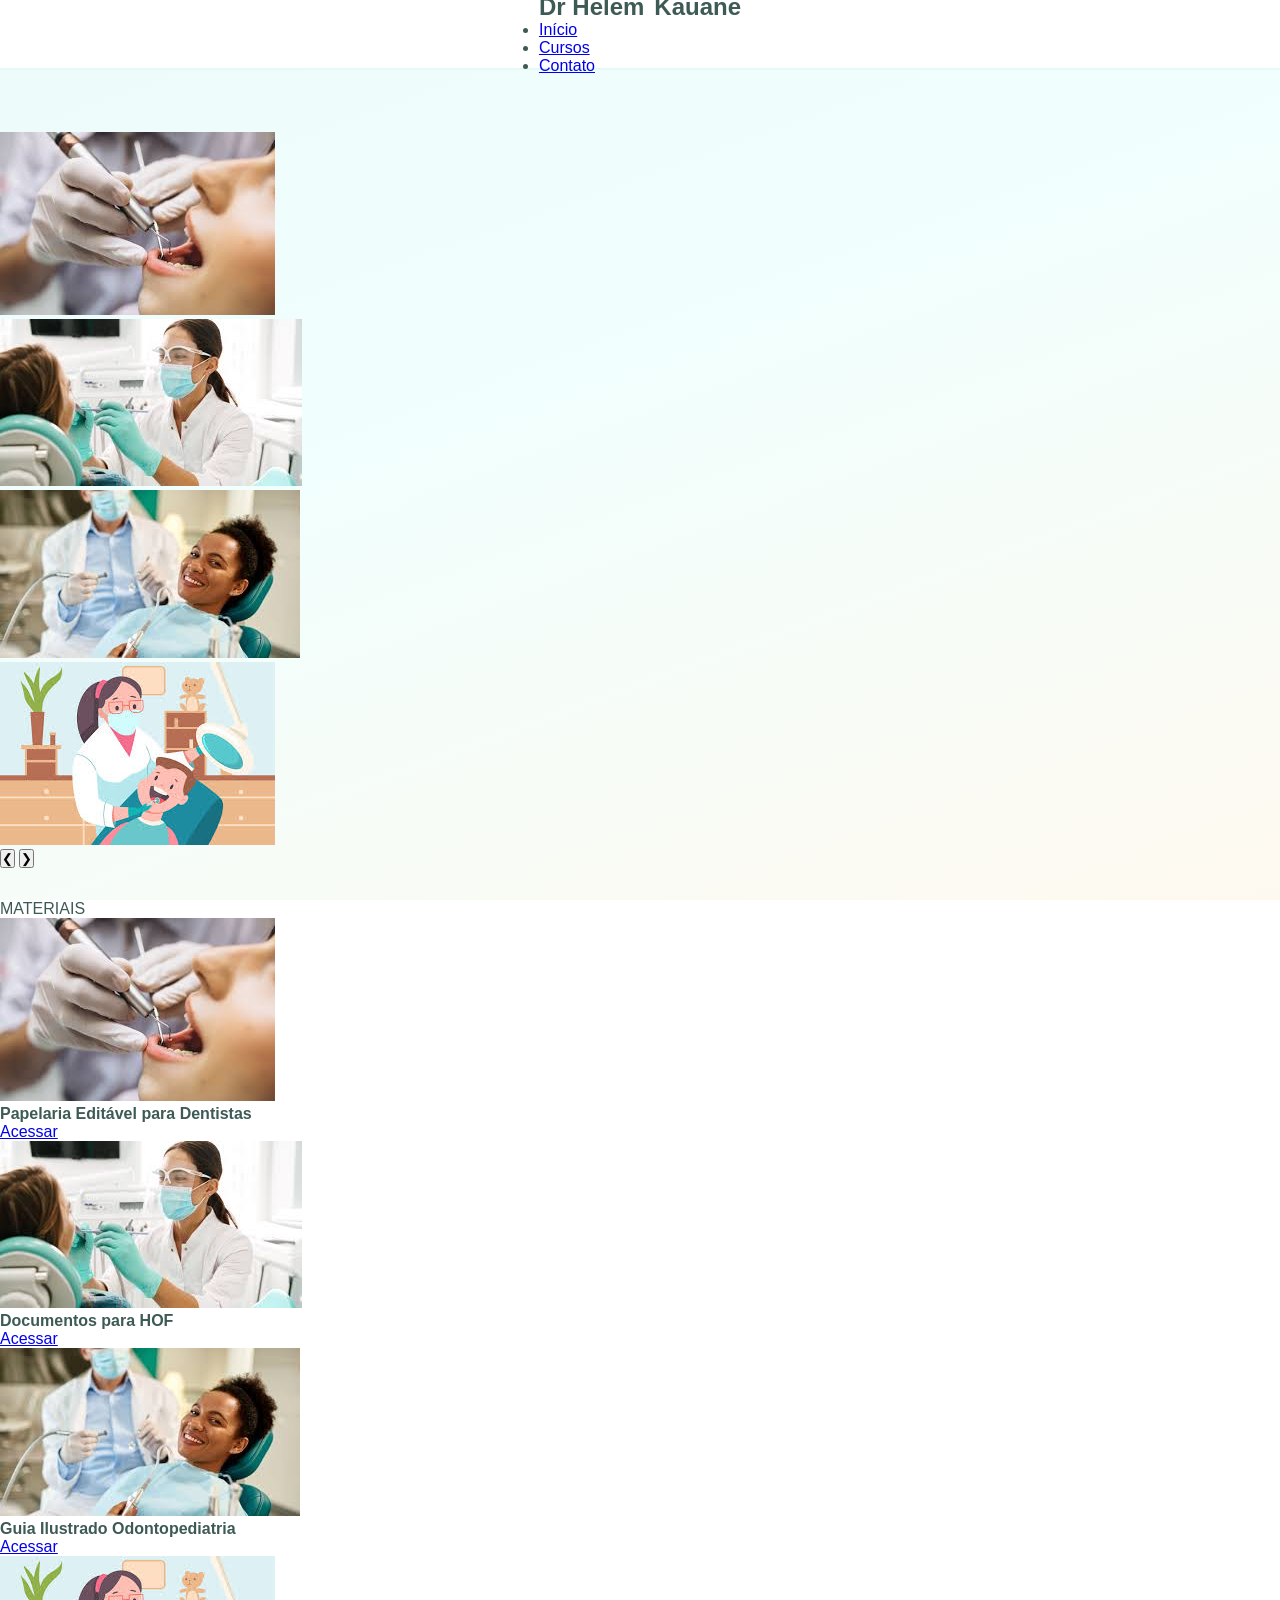
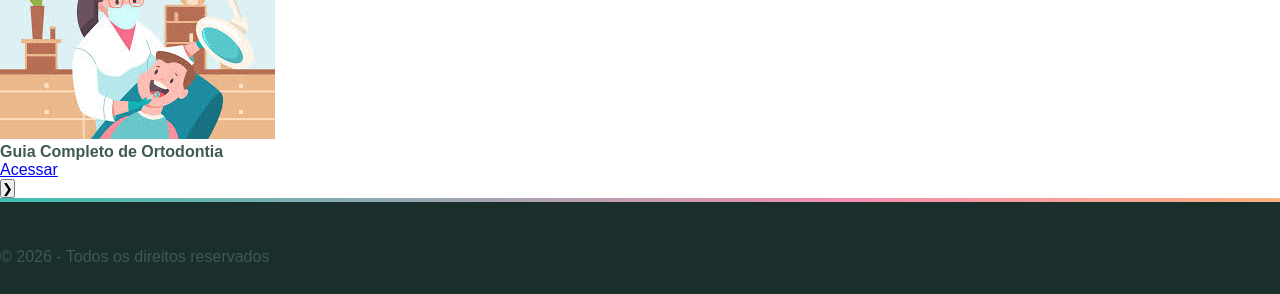
<file: Area de teste/index.html>
<!DOCTYPE html>
<html lang="pt-br">
<head>
  <meta charset="UTF-8">
  <title>Site Dentista</title>
  <meta name="viewport" content="width=device-width, initial-scale=1.0">
  <link rel="stylesheet" href="css/style.css">
</head>
<body>

  <!-- HEADER -->
  <header class="header">
    <div class="container">
      <h2 class="logo">Dr Helem<span>Kauane</span></h2>
      <ul class="menu">
        <li><a href="#">Início</a></li>
        <li><a href="#">Cursos</a></li>
        <li><a href="#">Contato</a></li>
      </ul>
    </div>
  </header>

  <!-- HERO / SLIDER -->
  <section class="hero">
    <div class="slider">

      <div class="slide active">
        <img src="img/img1.png" alt="slider1">
      </div>

      <div class="slide">
        <img src="img/img2.png" alt="slider2">
      </div>

      <div class="slide">
        <img src="img/img3.png" alt="slider3">
      </div>

      <div class="slide">
        <img src="img/img4.png" alt="slider4">
      </div>

      <!-- SETAS -->
      <button class="prev">&#10094;</button>
      <button class="next">&#10095;</button>

    </div>
  </section>

  <!-- CURSOS -->
  <section class="courses">
  <span class="section-label">MATERIAIS</span>

  <div class="carousel">

    <div class="carousel-track">

      <!-- CARD 1 -->
      <div class="course-card">
        <div class="course-image">
          <img src="img/img1.png">
        </div>
        <div class="course-content">
          <h4>Papelaria Editável para Dentistas</h4>
          <a href="#" class="btn-course">Acessar</a>
        </div>
      </div>

      <!-- CARD 2 -->
      <div class="course-card">
        <div class="course-image">
          <img src="img/img2.png">
        </div>
        <div class="course-content">
          <h4>Documentos para HOF</h4>
          <a href="#" class="btn-course">Acessar</a>
        </div>
      </div>

      <!-- CARD 3 -->
      <div class="course-card">
        <div class="course-image">
          <img src="img/img3.png">
        </div>
        <div class="course-content">
          <h4>Guia Ilustrado Odontopediatria</h4>
          <a href="#" class="btn-course">Acessar</a>
        </div>
      </div>

      <!-- DUPLIQUE se quiser mais -->
      <div class="course-card">
        <div class="course-image">
          <img src="img/img4.png">
        </div>
        <div class="course-content">
          <h4>Guia Completo de Ortodontia</h4>
          <a href="#" class="btn-course">Acessar</a>
        </div>
      </div>
    </div>

    <button class="carousel-btn next">&#10095;</button>

  </div>
</section>


  <!-- FOOTER -->
  <footer class="footer">
    <p>© 2026 - Todos os direitos reservados</p>
  </footer>

  <script src="js/script.js"></script>
</body>
</html>
</file>
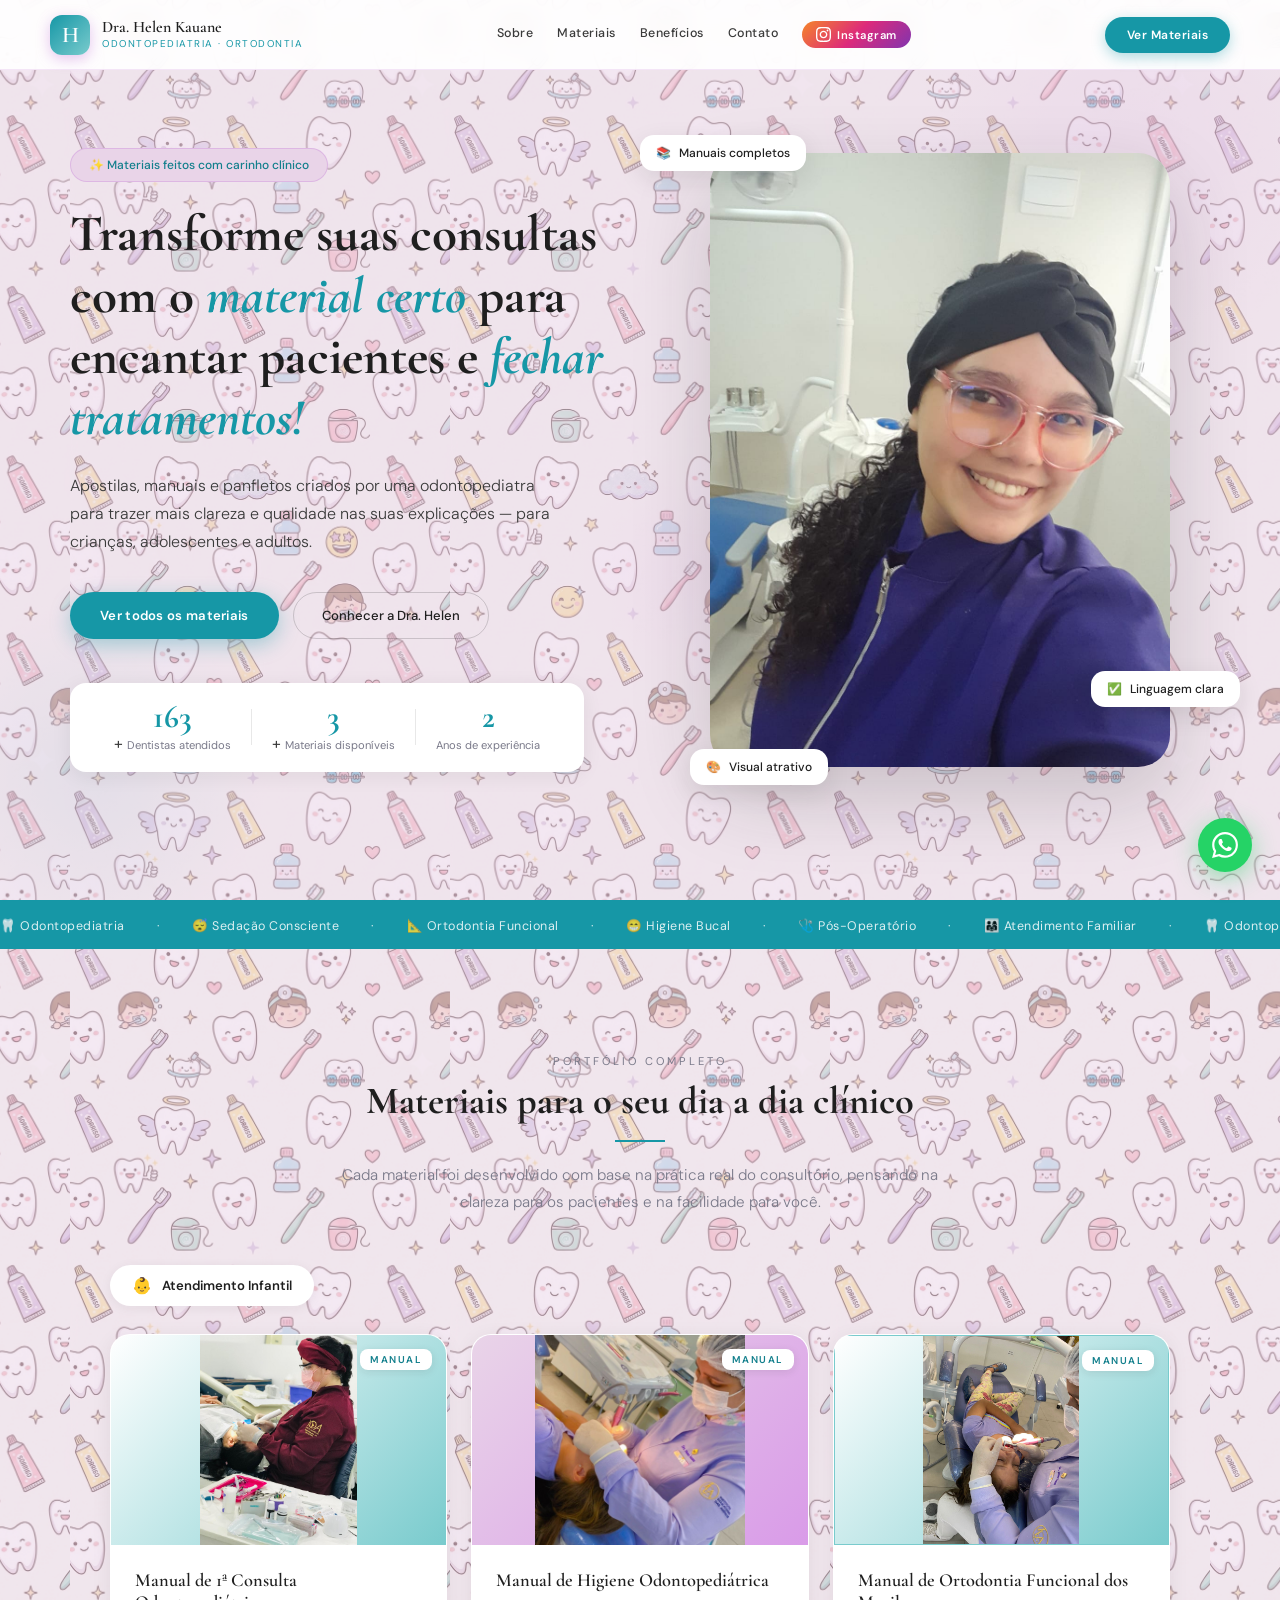
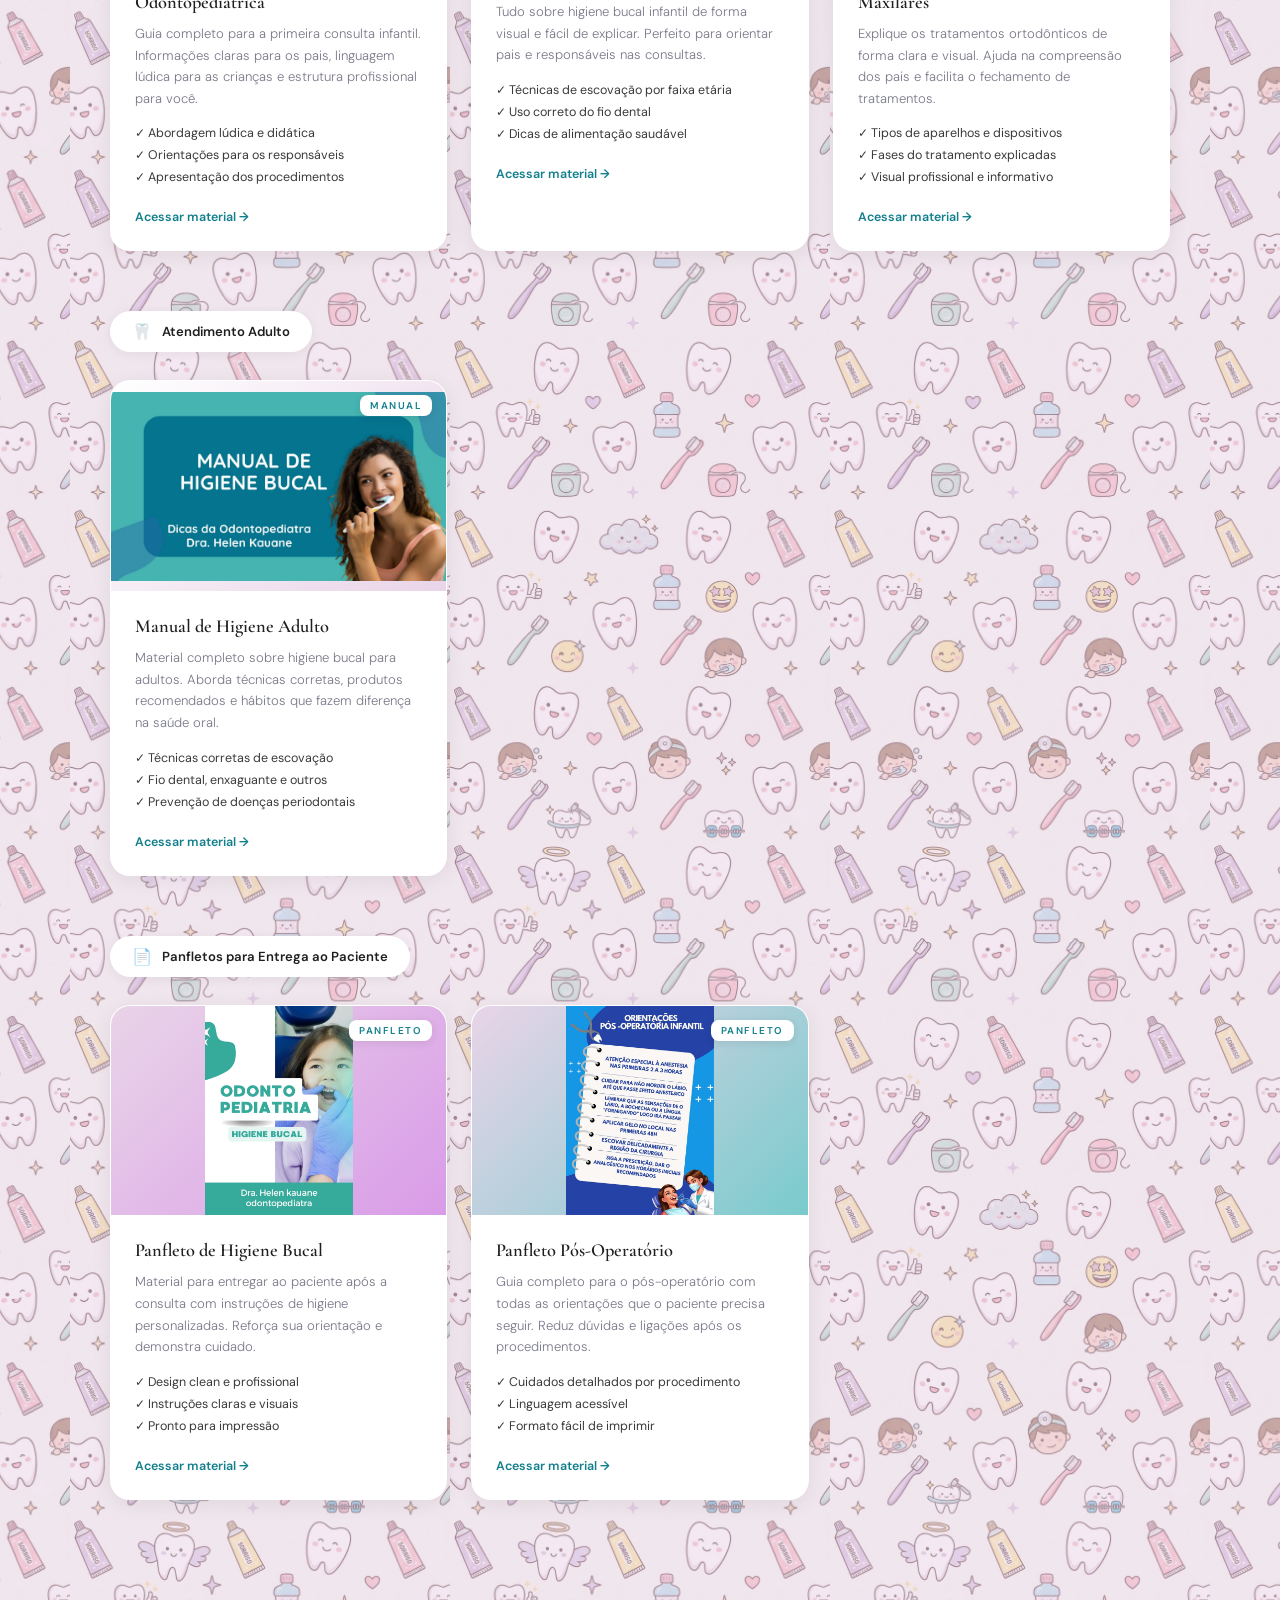
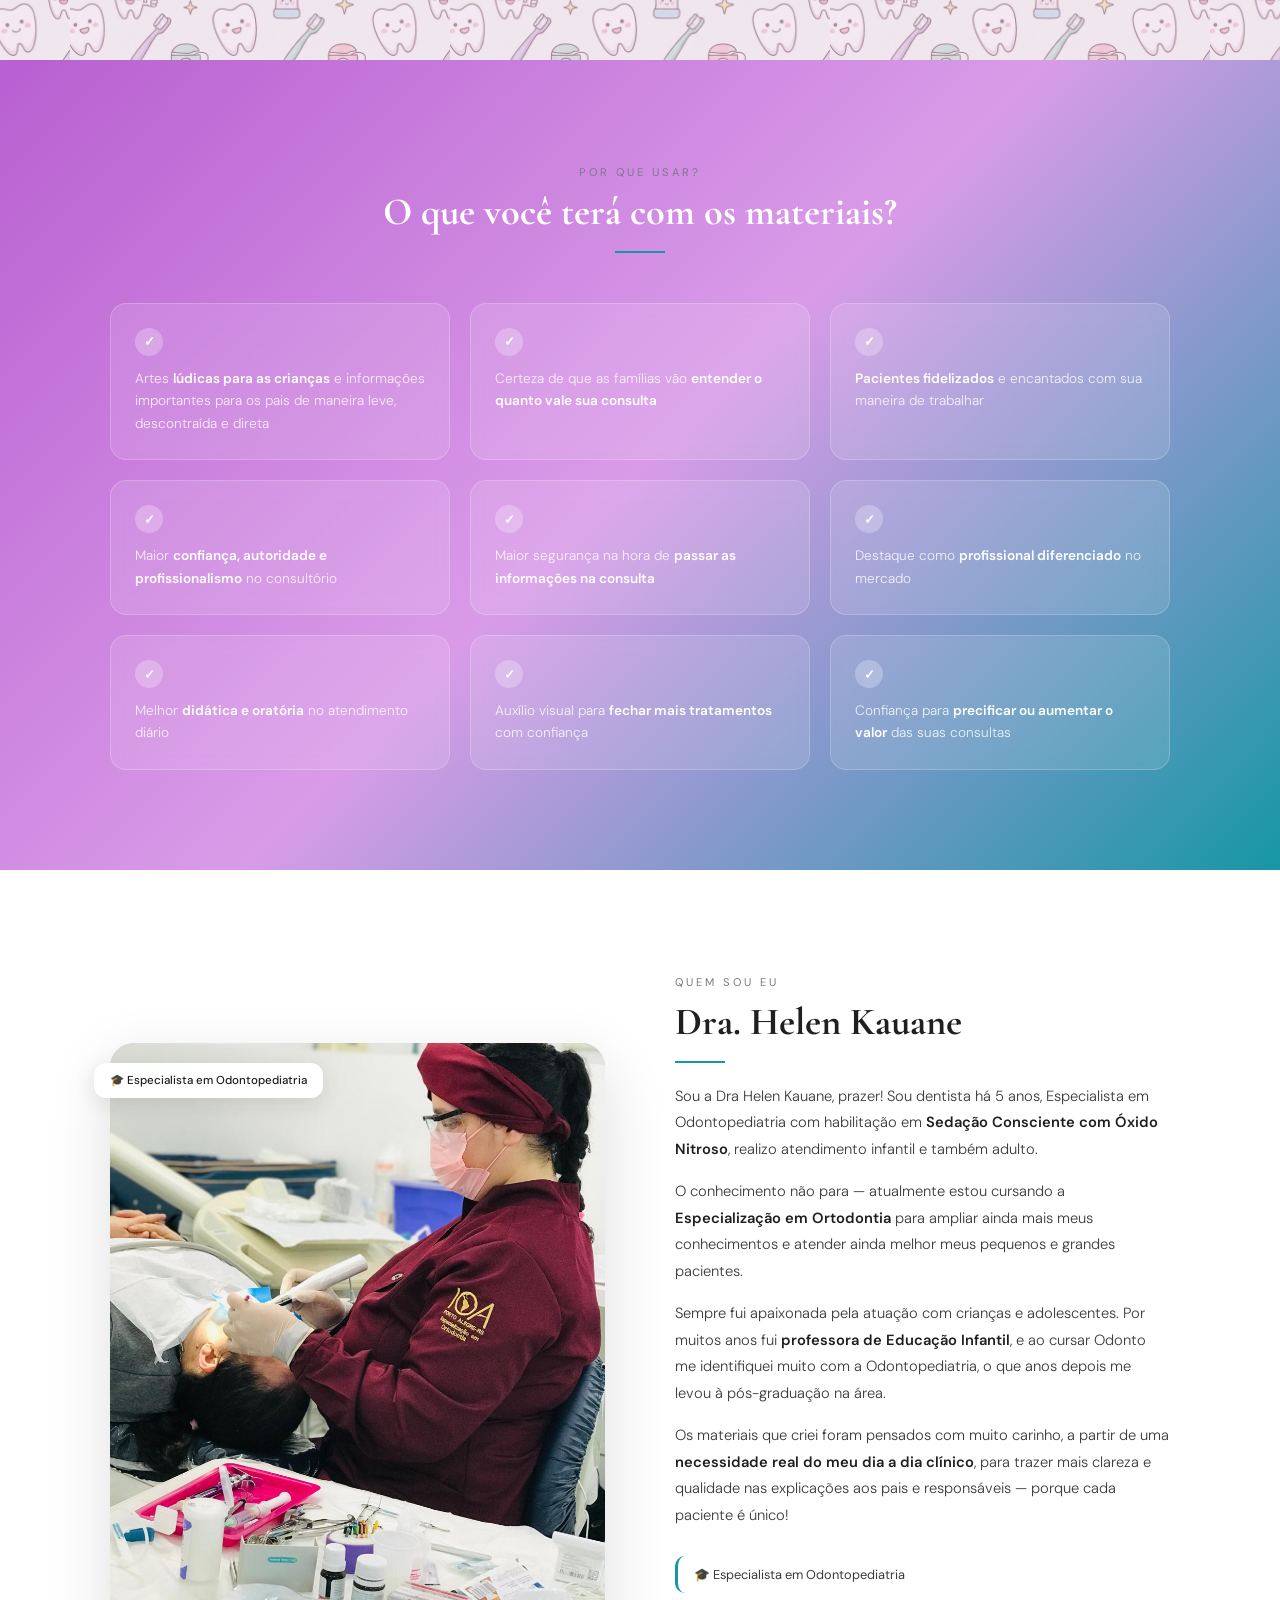
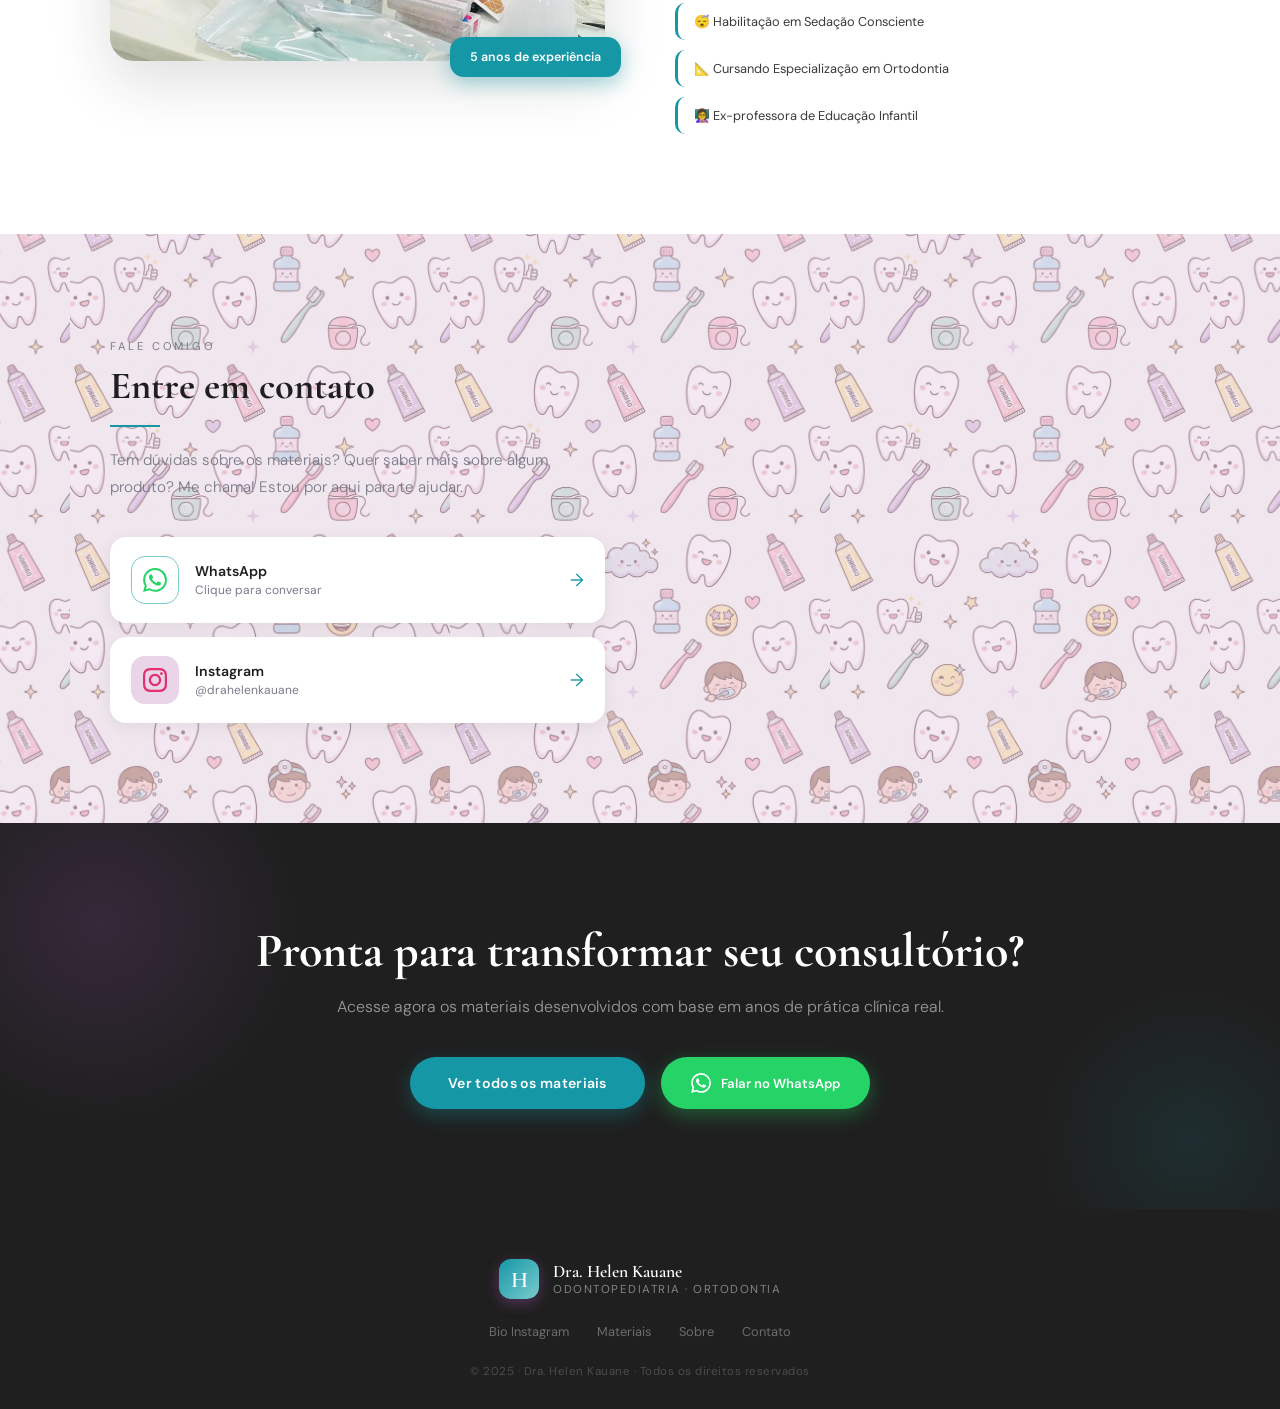
<file: Drhellem/index.html>
<!DOCTYPE html>
<html lang="pt-BR">
<head>
  <meta charset="UTF-8">
  <meta name="viewport" content="width=device-width, initial-scale=1.0">
  <title>Materiais Odontológicos · Dra. Helen Kauane</title>
  <link href="https://fonts.googleapis.com/css2?family=Cormorant+Garamond:ital,wght@0,400;0,500;0,600;1,400;1,600&family=DM+Sans:wght@300;400;500;600&display=swap" rel="stylesheet">
  <link rel="stylesheet" href="css/landing.css">
</head>
<body>

  <!-- ========== HEADER ========== -->
  <header id="site-header">
    <a href="Bio.html" class="logo">
      <div class="logo-mark">H</div>
      <div class="logo-text">
        <span class="logo-name">Dra. Helen Kauane</span>
        <span class="logo-role">Odontopediatria · Ortodontia</span>
      </div>
    </a>
    <nav>
      <a href="#sobre">Sobre</a>
      <a href="#materiais">Materiais</a>
      <a href="#beneficios">Benefícios</a>
      <a href="#contato">Contato</a>
      <a href="https://instagram.com/drahelenkauane" target="_blank" class="nav-instagram">
        <svg width="15" height="15" viewBox="0 0 24 24" fill="currentColor"><path d="M12 2.163c3.204 0 3.584.012 4.85.07 3.252.148 4.771 1.691 4.919 4.919.058 1.265.069 1.645.069 4.849 0 3.205-.012 3.584-.069 4.849-.149 3.225-1.664 4.771-4.919 4.919-1.266.058-1.644.07-4.85.07-3.204 0-3.584-.012-4.849-.07-3.26-.149-4.771-1.699-4.919-4.92-.058-1.265-.07-1.644-.07-4.849 0-3.204.013-3.583.07-4.849.149-3.227 1.664-4.771 4.919-4.919 1.266-.057 1.645-.069 4.849-.069zm0-2.163c-3.259 0-3.667.014-4.947.072-4.358.2-6.78 2.618-6.98 6.98-.059 1.281-.073 1.689-.073 4.948 0 3.259.014 3.668.072 4.948.2 4.358 2.618 6.78 6.98 6.98 1.281.058 1.689.072 4.948.072 3.259 0 3.668-.014 4.948-.072 4.354-.2 6.782-2.618 6.979-6.98.059-1.28.073-1.689.073-4.948 0-3.259-.014-3.667-.072-4.947-.196-4.354-2.617-6.78-6.979-6.98-1.281-.059-1.69-.073-4.949-.073zm0 5.838c-3.403 0-6.162 2.759-6.162 6.162s2.759 6.163 6.162 6.163 6.162-2.759 6.162-6.163c0-3.403-2.759-6.162-6.162-6.162zm0 10.162c-2.209 0-4-1.79-4-4 0-2.209 1.791-4 4-4s4 1.791 4 4c0 2.21-1.791 4-4 4zm6.406-11.845c-.796 0-1.441.645-1.441 1.44s.645 1.44 1.441 1.44c.795 0 1.439-.645 1.439-1.44s-.644-1.44-1.439-1.44z"/></svg>
        Instagram
      </a>
    </nav>
    <a href="#materiais" class="header-cta">Ver Materiais</a>
  </header>

  <!-- ========== HERO ========== -->
  <section class="hero" id="home">
    <div class="hero-shapes">
      <div class="shape shape-1"></div>
      <div class="shape shape-2"></div>
      <div class="shape shape-3"></div>
    </div>
    <div class="hero-inner">
      <div class="hero-text">
        <div class="hero-badge">✨ Materiais feitos com carinho clínico</div>
        <h1>Transforme suas consultas com o <em>material certo</em> para encantar pacientes e <em>fechar tratamentos!</em></h1>
        <p>Apostilas, manuais e panfletos criados por uma odontopediatra para trazer mais clareza e qualidade nas suas explicações — para crianças, adolescentes e adultos.</p>
        <div class="hero-btns">
          <a href="#materiais" class="btn-primary">Ver todos os materiais</a>
          <a href="#sobre" class="btn-ghost">Conhecer a Dra. Helen</a>
        </div>
        <div class="hero-stats">
          <div class="hstat">
            <strong id="c1">0</strong>+
            <span>Dentistas atendidos</span>
          </div>
          <div class="hstat-divider"></div>
          <div class="hstat">
            <strong id="c2">0</strong>+
            <span>Materiais disponíveis</span>
          </div>
          <div class="hstat-divider"></div>
          <div class="hstat">
            <strong id="c3">0</strong>
            <span>Anos de experiência</span>
          </div>
        </div>
      </div>
      <div class="hero-visual">
        <div class="hero-img-wrap">
          <img src="imagens/fotoperfil.png" alt="Dra. Helen Kauane" class="hero-img">
          <div class="hero-img-ring"></div>
        </div>
        <div class="hero-card-float card-f1"><span>📚</span> Manuais completos</div>
        <div class="hero-card-float card-f2"><span>✅</span> Linguagem clara</div>
        <div class="hero-card-float card-f3"><span>🎨</span> Visual atrativo</div>
      </div>
    </div>
  </section>

  <!-- ========== STRIP ========== -->
  <div class="strip">
    <div class="strip-inner">
      <span>🦷 Odontopediatria</span><span>·</span>
      <span>😴 Sedação Consciente</span><span>·</span>
      <span>📐 Ortodontia Funcional</span><span>·</span>
      <span>😁 Higiene Bucal</span><span>·</span>
      <span>🩺 Pós-Operatório</span><span>·</span>
      <span>👨‍👩‍👧 Atendimento Familiar</span><span>·</span>
      <span>🦷 Odontopediatria</span><span>·</span>
      <span>😴 Sedação Consciente</span><span>·</span>
      <span>📐 Ortodontia Funcional</span><span>·</span>
    </div>
  </div>

  <!-- ========== MATERIAIS ========== -->
  <section class="materiais" id="materiais">
    <div class="container">
      <div class="section-head center">
        <span class="tag-label">Portfólio completo</span>
        <h2 class="section-title">Materiais para o seu dia a dia clínico</h2>
        <div class="divider center"></div>
        <p class="section-sub">Cada material foi desenvolvido com base na prática real do consultório, pensando na clareza para os pacientes e na facilidade para você.</p>
      </div>

      <!-- Atendimento Infantil -->
      <div class="mat-category">
        <div class="cat-label"><span class="cat-icon">👶</span><span>Atendimento Infantil</span></div>
        <div class="mat-grid">

          <div class="mat-card">
            <div class="mat-thumb bg-teal">
              <img src="imagens/img02.png" alt="Manual 1ª Consulta" class="mat-img">
              <div class="mat-badge">Manual</div>
            </div>
            <div class="mat-info">
              <h4>Manual de 1ª Consulta Odontopediátrica</h4>
              <p>Guia completo para a primeira consulta infantil. Informações claras para os pais, linguagem lúdica para as crianças e estrutura profissional para você.</p>
              <ul class="mat-features">
                <li>✓ Abordagem lúdica e didática</li>
                <li>✓ Orientações para os responsáveis</li>
                <li>✓ Apresentação dos procedimentos</li>
              </ul>
              <a href="https://wa.me/5554996626893?text=Ol%C3%A1%21+Gostaria+de+saber+mais+sobre+o+Manual+de+1%C2%AA+Consulta+Odontopedi%C3%A1trica+%F0%9F%A6%B7" target="_blank" class="btn-acessar">Acessar material →</a>
            </div>
          </div>

          <div class="mat-card">
            <div class="mat-thumb bg-lilac">
              <img src="imagens/img03.png" alt="Manual de Higiene Odontopediátrica" class="mat-img">
              <div class="mat-badge">Manual</div>
            </div>
            <div class="mat-info">
              <h4>Manual de Higiene Odontopediátrica</h4>
              <p>Tudo sobre higiene bucal infantil de forma visual e fácil de explicar. Perfeito para orientar pais e responsáveis nas consultas.</p>
              <ul class="mat-features">
                <li>✓ Técnicas de escovação por faixa etária</li>
                <li>✓ Uso correto do fio dental</li>
                <li>✓ Dicas de alimentação saudável</li>
              </ul>
              <a href="https://wa.me/5554996626893?text=Ol%C3%A1%21+Gostaria+de+saber+mais+sobre+o+Manual+de+Higiene+Odontopedi%C3%A1trica+%F0%9F%A7%BC" target="_blank" class="btn-acessar">Acessar material →</a>
            </div>
          </div>

          <div class="mat-card">
            <div class="mat-thumb bg-mint">
              <img src="imagens/img04.png" alt="Manual de Ortodontia Funcional" class="mat-img">
              <div class="mat-badge">Manual</div>
            </div>
            <div class="mat-info">
              <h4>Manual de Ortodontia Funcional dos Maxilares</h4>
              <p>Explique os tratamentos ortodônticos de forma clara e visual. Ajuda na compreensão dos pais e facilita o fechamento de tratamentos.</p>
              <ul class="mat-features">
                <li>✓ Tipos de aparelhos e dispositivos</li>
                <li>✓ Fases do tratamento explicadas</li>
                <li>✓ Visual profissional e informativo</li>
              </ul>
              <a href="https://wa.me/5554996626893?text=Ol%C3%A1%21+Gostaria+de+saber+mais+sobre+o+Manual+de+Ortodontia+Funcional+dos+Maxilares+%F0%9F%A6%B7" target="_blank" class="btn-acessar">Acessar material →</a>
            </div>
          </div>

        </div>
      </div>

      <!-- Atendimento Adulto -->
      <div class="mat-category">
        <div class="cat-label"><span class="cat-icon">🦷</span><span>Atendimento Adulto</span></div>
        <div class="mat-grid">

          <div class="mat-card">
            <div class="mat-thumb bg-peach">
              <img src="imagens/card03.png" alt="Manual de Higiene Adulto" class="mat-img">
              <div class="mat-badge">Manual</div>
            </div>
            <div class="mat-info">
              <h4>Manual de Higiene Adulto</h4>
              <p>Material completo sobre higiene bucal para adultos. Aborda técnicas corretas, produtos recomendados e hábitos que fazem diferença na saúde oral.</p>
              <ul class="mat-features">
                <li>✓ Técnicas corretas de escovação</li>
                <li>✓ Fio dental, enxaguante e outros</li>
                <li>✓ Prevenção de doenças periodontais</li>
              </ul>
              <a href="https://wa.me/5554996626893?text=Ol%C3%A1%21+Gostaria+de+saber+mais+sobre+o+Manual+de+Higiene+Adulto+%F0%9F%98%81" target="_blank" class="btn-acessar">Acessar material →</a>
            </div>
          </div>

        </div>
      </div>

      <!-- Panfletos -->
      <div class="mat-category">
        <div class="cat-label"><span class="cat-icon">📄</span><span>Panfletos para Entrega ao Paciente</span></div>
        <div class="mat-grid">

          <div class="mat-card">
            <div class="mat-thumb bg-rose">
              <img src="imagens/card06.png" alt="Panfleto Higiene Bucal" class="mat-img">
              <div class="mat-badge">Panfleto</div>
            </div>
            <div class="mat-info">
              <h4>Panfleto de Higiene Bucal</h4>
              <p>Material para entregar ao paciente após a consulta com instruções de higiene personalizadas. Reforça sua orientação e demonstra cuidado.</p>
              <ul class="mat-features">
                <li>✓ Design clean e profissional</li>
                <li>✓ Instruções claras e visuais</li>
                <li>✓ Pronto para impressão</li>
              </ul>
              <a href="https://wa.me/5554996626893?text=Ol%C3%A1%21 Gostaria de+saber+mais+sobre+o+Panfleto+de+Higiene+Bucal+%F0%9F%A6%B7" target="_blank" class="btn-acessar">Acessar material →</a>
            </div>
          </div>

          <div class="mat-card">
            <div class="mat-thumb bg-sky">
              <img src="imagens/card04.png" alt="Panfleto Pós-Operatório" class="mat-img">
              <div class="mat-badge">Panfleto</div>
            </div>
            <div class="mat-info">
              <h4>Panfleto Pós-Operatório</h4>
              <p>Guia completo para o pós-operatório com todas as orientações que o paciente precisa seguir. Reduz dúvidas e ligações após os procedimentos.</p>
              <ul class="mat-features">
                <li>✓ Cuidados detalhados por procedimento</li>
                <li>✓ Linguagem acessível</li>
                <li>✓ Formato fácil de imprimir</li>
              </ul>
              <a href="https://wa.me/5554996626893?text=Ol%C3%A1%21+Gostaria+de+saber+mais+sobre+o+Panfleto+de+P%C3%B3s-Operat%C3%B3rio+%F0%9F%A9%BA" target="_blank" class="btn-acessar">Acessar material →</a>
            </div>
          </div>

        </div>
      </div>
    </div>
  </section>

  <!-- ========== BENEFÍCIOS ========== -->
  <section class="beneficios" id="beneficios">
    <div class="container">
      <div class="section-head center">
        <span class="tag-label">Por que usar?</span>
        <h2 class="section-title light">O que você terá com os materiais?</h2>
        <div class="divider center"></div>
      </div>
      <div class="ben-grid">
        <div class="ben-card"><div class="ben-check">✓</div><p>Artes <strong>lúdicas para as crianças</strong> e informações importantes para os pais de maneira leve, descontraída e direta</p></div>
        <div class="ben-card"><div class="ben-check">✓</div><p>Certeza de que as famílias vão <strong>entender o quanto vale sua consulta</strong></p></div>
        <div class="ben-card"><div class="ben-check">✓</div><p><strong>Pacientes fidelizados</strong> e encantados com sua maneira de trabalhar</p></div>
        <div class="ben-card"><div class="ben-check">✓</div><p>Maior <strong>confiança, autoridade e profissionalismo</strong> no consultório</p></div>
        <div class="ben-card"><div class="ben-check">✓</div><p>Maior segurança na hora de <strong>passar as informações na consulta</strong></p></div>
        <div class="ben-card"><div class="ben-check">✓</div><p>Destaque como <strong>profissional diferenciado</strong> no mercado</p></div>
        <div class="ben-card"><div class="ben-check">✓</div><p>Melhor <strong>didática e oratória</strong> no atendimento diário</p></div>
        <div class="ben-card"><div class="ben-check">✓</div><p>Auxílio visual para <strong>fechar mais tratamentos</strong> com confiança</p></div>
        <div class="ben-card"><div class="ben-check">✓</div><p>Confiança para <strong>precificar ou aumentar o valor</strong> das suas consultas</p></div>
      </div>
    </div>
  </section>

  <!-- ========== SOBRE ========== -->
  <section class="sobre" id="sobre">
    <div class="container">
      <div class="sobre-grid">
        <div class="sobre-img-wrap">
          <div class="sobre-img">
            <img src="imagens/img02.png" alt="Dra. Helen Kauane em atendimento" class="sobre-foto">
          </div>
          <div class="sobre-badge-1">5 anos de experiência</div>
          <div class="sobre-badge-2">🎓 Especialista em Odontopediatria</div>
        </div>
        <div class="sobre-text">
          <span class="tag-label">Quem sou eu</span>
          <h2 class="section-title">Dra. Helen Kauane</h2>
          <div class="divider"></div>
          <p>Sou a Dra Helen Kauane, prazer! Sou dentista há 5 anos, Especialista em Odontopediatria com habilitação em <strong>Sedação Consciente com Óxido Nitroso</strong>, realizo atendimento infantil e também adulto.</p>
          <p>O conhecimento não para — atualmente estou cursando a <strong>Especialização em Ortodontia</strong> para ampliar ainda mais meus conhecimentos e atender ainda melhor meus pequenos e grandes pacientes.</p>
          <p>Sempre fui apaixonada pela atuação com crianças e adolescentes. Por muitos anos fui <strong>professora de Educação Infantil</strong>, e ao cursar Odonto me identifiquei muito com a Odontopediatria, o que anos depois me levou à pós-graduação na área.</p>
          <p>Os materiais que criei foram pensados com muito carinho, a partir de uma <strong>necessidade real do meu dia a dia clínico</strong>, para trazer mais clareza e qualidade nas explicações aos pais e responsáveis — porque cada paciente é único!</p>
          <div class="creds">
            <div class="cred">🎓 Especialista em Odontopediatria</div>
            <div class="cred">😴 Habilitação em Sedação Consciente</div>
            <div class="cred">📐 Cursando Especialização em Ortodontia</div>
            <div class="cred">👩‍🏫 Ex-professora de Educação Infantil</div>
          </div>
        </div>
      </div>
    </div>
  </section>

  <!-- ========== CONTATO ========== -->
  <section class="contato" id="contato">
    <div class="container">
      <div class="contato-grid">
        <div class="contato-text">
          <span class="tag-label">Fale comigo</span>
          <h2 class="section-title">Entre em contato</h2>
          <div class="divider"></div>
          <p>Tem dúvidas sobre os materiais? Quer saber mais sobre algum produto? Me chama! Estou por aqui para te ajudar.</p>
          <div class="contato-cards">

            <!-- WhatsApp -->
            <a href="https://wa.me/5554996626893?text=Ol%C3%A1%21+Gostaria+de+saber+mais+sobre+os+materiais+odontol%C3%B3gicos+%F0%9F%A6%B7" target="_blank" class="contato-card">
              <div class="contato-card-icon bg-mint">
                <svg width="24" height="24" viewBox="0 0 24 24" fill="currentColor" style="color:#25d366"><path d="M17.472 14.382c-.297-.149-1.758-.867-2.03-.967-.273-.099-.471-.148-.67.15-.197.297-.767.966-.94 1.164-.173.199-.347.223-.644.075-.297-.15-1.255-.463-2.39-1.475-.883-.788-1.48-1.761-1.653-2.059-.173-.297-.018-.458.13-.606.134-.133.298-.347.446-.52.149-.174.198-.298.298-.497.099-.198.05-.371-.025-.52-.075-.149-.669-1.612-.916-2.207-.242-.579-.487-.5-.669-.51-.173-.008-.371-.01-.57-.01-.198 0-.52.074-.792.372-.272.297-1.04 1.016-1.04 2.479 0 1.462 1.065 2.875 1.213 3.074.149.198 2.096 3.2 5.077 4.487.709.306 1.262.489 1.694.625.712.227 1.36.195 1.871.118.571-.085 1.758-.719 2.006-1.413.248-.694.248-1.289.173-1.413-.074-.124-.272-.198-.57-.347m-5.421 7.403h-.004a9.87 9.87 0 01-5.031-1.378l-.361-.214-3.741.982.998-3.648-.235-.374a9.86 9.86 0 01-1.51-5.26c.001-5.45 4.436-9.884 9.888-9.884 2.64 0 5.122 1.03 6.988 2.898a9.825 9.825 0 012.893 6.994c-.003 5.45-4.437 9.884-9.885 9.884m8.413-18.297A11.815 11.815 0 0012.05 0C5.495 0 .16 5.335.157 11.892c0 2.096.547 4.142 1.588 5.945L.057 24l6.305-1.654a11.882 11.882 0 005.683 1.448h.005c6.554 0 11.89-5.335 11.893-11.893a11.821 11.821 0 00-3.48-8.413Z"/></svg>
              </div>
              <div class="contato-card-text">
                <strong>WhatsApp</strong>
                <span>Clique para conversar</span>
              </div>
              <div class="contato-card-arrow">→</div>
            </a>

            <!-- Instagram -->
            <a href="https://instagram.com/drahelenkauane" target="_blank" class="contato-card">
              <div class="contato-card-icon bg-rose">
                <svg width="24" height="24" viewBox="0 0 24 24" fill="currentColor" style="color:#e1306c"><path d="M12 2.163c3.204 0 3.584.012 4.85.07 3.252.148 4.771 1.691 4.919 4.919.058 1.265.069 1.645.069 4.849 0 3.205-.012 3.584-.069 4.849-.149 3.225-1.664 4.771-4.919 4.919-1.266.058-1.644.07-4.85.07-3.204 0-3.584-.012-4.849-.07-3.26-.149-4.771-1.699-4.919-4.92-.058-1.265-.07-1.644-.07-4.849 0-3.204.013-3.583.07-4.849.149-3.227 1.664-4.771 4.919-4.919 1.266-.057 1.645-.069 4.849-.069zm0-2.163c-3.259 0-3.667.014-4.947.072-4.358.2-6.78 2.618-6.98 6.98-.059 1.281-.073 1.689-.073 4.948 0 3.259.014 3.668.072 4.948.2 4.358 2.618 6.78 6.98 6.98 1.281.058 1.689.072 4.948.072 3.259 0 3.668-.014 4.948-.072 4.354-.2 6.782-2.618 6.979-6.98.059-1.28.073-1.689.073-4.948 0-3.259-.014-3.667-.072-4.947-.196-4.354-2.617-6.78-6.979-6.98-1.281-.059-1.69-.073-4.949-.073zm0 5.838c-3.403 0-6.162 2.759-6.162 6.162s2.759 6.163 6.162 6.163 6.162-2.759 6.162-6.163c0-3.403-2.759-6.162-6.162-6.162zm0 10.162c-2.209 0-4-1.79-4-4 0-2.209 1.791-4 4-4s4 1.791 4 4c0 2.21-1.791 4-4 4zm6.406-11.845c-.796 0-1.441.645-1.441 1.44s.645 1.44 1.441 1.44c.795 0 1.439-.645 1.439-1.44s-.644-1.44-1.439-1.44z"/></svg>
              </div>
              <div class="contato-card-text">
                <strong>Instagram</strong>
                <span>@drahelenkauane</span>
              </div>
              <div class="contato-card-arrow">→</div>
            </a>

          </div>
        </div>
      </div>
    </div>
  </section>

  <!-- ========== CTA ========== -->
  <section class="cta-section">
    <div class="cta-shapes">
      <div class="cta-shape-1"></div>
      <div class="cta-shape-2"></div>
    </div>
    <div class="container cta-inner">
      <h2>Pronta para transformar seu consultório?</h2>
      <p>Acesse agora os materiais desenvolvidos com base em anos de prática clínica real.</p>
      <div class="cta-btns">
        <a href="#materiais" class="btn-primary large">Ver todos os materiais</a>
        <a href="https://wa.me/5554996626893?text=Ol%C3%A1%21+Gostaria+de+saber+mais+sobre+os+materiais+odontol%C3%B3gicos+%F0%9F%A6%B7" class="btn-whatsapp" target="_blank">
          <svg width="20" height="20" viewBox="0 0 24 24" fill="currentColor"><path d="M17.472 14.382c-.297-.149-1.758-.867-2.03-.967-.273-.099-.471-.148-.67.15-.197.297-.767.966-.94 1.164-.173.199-.347.223-.644.075-.297-.15-1.255-.463-2.39-1.475-.883-.788-1.48-1.761-1.653-2.059-.173-.297-.018-.458.13-.606.134-.133.298-.347.446-.52.149-.174.198-.298.298-.497.099-.198.05-.371-.025-.52-.075-.149-.669-1.612-.916-2.207-.242-.579-.487-.5-.669-.51-.173-.008-.371-.01-.57-.01-.198 0-.52.074-.792.372-.272.297-1.04 1.016-1.04 2.479 0 1.462 1.065 2.875 1.213 3.074.149.198 2.096 3.2 5.077 4.487.709.306 1.262.489 1.694.625.712.227 1.36.195 1.871.118.571-.085 1.758-.719 2.006-1.413.248-.694.248-1.289.173-1.413-.074-.124-.272-.198-.57-.347m-5.421 7.403h-.004a9.87 9.87 0 01-5.031-1.378l-.361-.214-3.741.982.998-3.648-.235-.374a9.86 9.86 0 01-1.51-5.26c.001-5.45 4.436-9.884 9.888-9.884 2.64 0 5.122 1.03 6.988 2.898a9.825 9.825 0 012.893 6.994c-.003 5.45-4.437 9.884-9.885 9.884m8.413-18.297A11.815 11.815 0 0012.05 0C5.495 0 .16 5.335.157 11.892c0 2.096.547 4.142 1.588 5.945L.057 24l6.305-1.654a11.882 11.882 0 005.683 1.448h.005c6.554 0 11.89-5.335 11.893-11.893a11.821 11.821 0 00-3.48-8.413Z"/></svg>
          Falar no WhatsApp
        </a>
      </div>
    </div>
  </section>

  <!-- ========== FOOTER ========== -->
  <footer>
    <div class="container footer-inner">
      <div class="footer-brand">
        <div class="logo-mark">H</div>
        <div>
          <div style="color:#fff;font-family:'Cormorant Garamond',serif;font-size:1.1rem;font-weight:600;">Dra. Helen Kauane</div>
          <div style="color:rgba(255,255,255,0.45);font-size:0.72rem;letter-spacing:1.5px;text-transform:uppercase;">Odontopediatria · Ortodontia</div>
        </div>
      </div>
      <div class="footer-links">
        <a href="Bio.html">Bio Instagram</a>
        <a href="#materiais">Materiais</a>
        <a href="#sobre">Sobre</a>
        <a href="#contato">Contato</a>
      </div>
      <div class="footer-copy">© 2025 · Dra. Helen Kauane · Todos os direitos reservados</div>
    </div>
  </footer>

  <!-- WhatsApp float -->
  <a href="https://wa.me/5554996626893?text=Ol%C3%A1%21+Gostaria+de+saber+mais+sobre+os+materiais+odontol%C3%B3gicos+%F0%9F%A6%B7" class="wa-float" target="_blank">
    <svg width="26" height="26" viewBox="0 0 24 24" fill="white"><path d="M17.472 14.382c-.297-.149-1.758-.867-2.03-.967-.273-.099-.471-.148-.67.15-.197.297-.767.966-.94 1.164-.173.199-.347.223-.644.075-.297-.15-1.255-.463-2.39-1.475-.883-.788-1.48-1.761-1.653-2.059-.173-.297-.018-.458.13-.606.134-.133.298-.347.446-.52.149-.174.198-.298.298-.497.099-.198.05-.371-.025-.52-.075-.149-.669-1.612-.916-2.207-.242-.579-.487-.5-.669-.51-.173-.008-.371-.01-.57-.01-.198 0-.52.074-.792.372-.272.297-1.04 1.016-1.04 2.479 0 1.462 1.065 2.875 1.213 3.074.149.198 2.096 3.2 5.077 4.487.709.306 1.262.489 1.694.625.712.227 1.36.195 1.871.118.571-.085 1.758-.719 2.006-1.413.248-.694.248-1.289.173-1.413-.074-.124-.272-.198-.57-.347m-5.421 7.403h-.004a9.87 9.87 0 01-5.031-1.378l-.361-.214-3.741.982.998-3.648-.235-.374a9.86 9.86 0 01-1.51-5.26c.001-5.45 4.436-9.884 9.888-9.884 2.64 0 5.122 1.03 6.988 2.898a9.825 9.825 0 012.893 6.994c-.003 5.45-4.437 9.884-9.885 9.884m8.413-18.297A11.815 11.815 0 0012.05 0C5.495 0 .16 5.335.157 11.892c0 2.096.547 4.142 1.588 5.945L.057 24l6.305-1.654a11.882 11.882 0 005.683 1.448h.005c6.554 0 11.89-5.335 11.893-11.893a11.821 11.821 0 00-3.48-8.413Z"/></svg>
  </a>

  <script src="landing.js" type="text/javascript"></script>
</body>
</html>
</file>
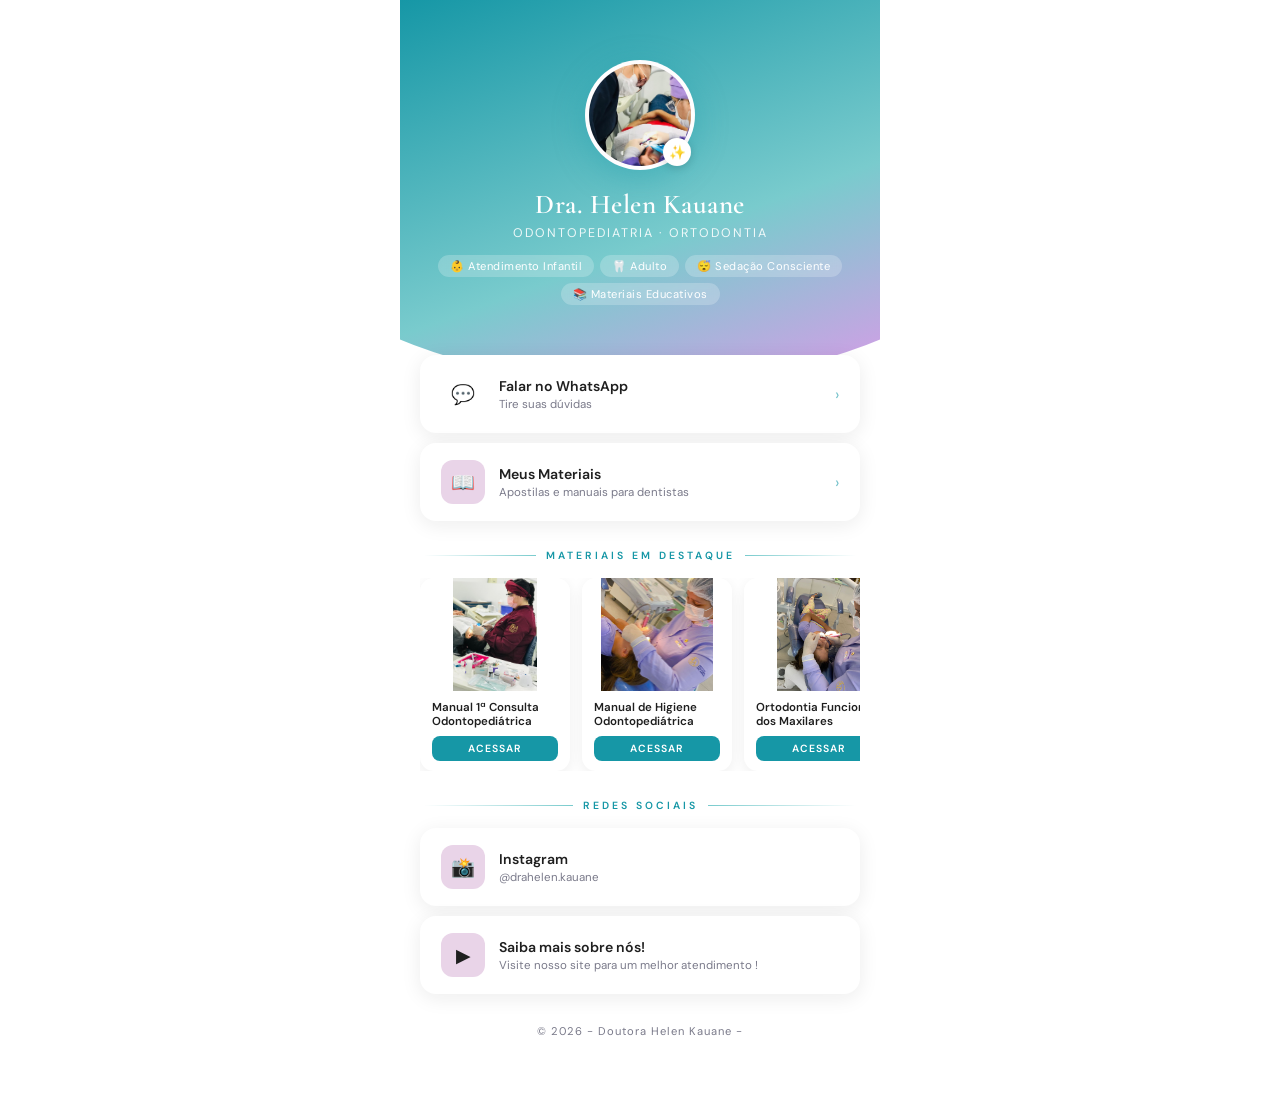
<file: Drhellem/instagram/index.html>
<!DOCTYPE html>
<html lang="pt-BR">

<head>
  <meta charset="UTF-8">
  <meta name="viewport" content="width=device-width, initial-scale=1.0">
  <title>Dra. Helen Kauane</title>
  <link
    href="https://fonts.googleapis.com/css2?family=Cormorant+Garamond:ital,wght@0,400;0,600;1,400&family=DM+Sans:wght@300;400;500;600&display=swap"
    rel="stylesheet">
  <link rel="stylesheet" href="../css/bio.css">
</head>

<body>
  <div class="page">

    <!-- HERO -->
    <div class="hero-bg">
      <div class="avatar-wrap">
        <div class="avatar">
          <img src="../imagens/img01.png" alt="Dra. Helen Kauane">
        </div>
        <div class="avatar-badge">✨</div>
      </div>
      <div class="bio-name">Dra. Helen Kauane</div>
      <div class="bio-role">Odontopediatria · Ortodontia</div>
      <div class="bio-tags">
        <span class="tag">👶 Atendimento Infantil</span>
        <span class="tag">🦷 Adulto</span>
        <span class="tag">😴 Sedação Consciente</span>
        <span class="tag">📚 Materiais Educativos</span>
      </div>
    </div>

    <!-- LINKS -->
    <div class="content">



      <!-- WhatsApp -->
      <a href="https://wa.me/5554996626893" class="link-btn">
        <div class="btn-icon icon-mint">💬</div>
        <div class="btn-text">
          <div class="btn-title">Falar no WhatsApp</div>
          <div class="btn-sub">Tire suas dúvidas</div>
        </div>
        <div class="btn-arrow">›</div>
      </a>

      <!-- Landing page / materiais -->
      <a href="../index.html" class="link-btn">
        <div class="btn-icon icon-lilac">📖</div>
        <div class="btn-text">
          <div class="btn-title">Meus Materiais</div>
          <div class="btn-sub">Apostilas e manuais para dentistas</div>
        </div>
        <div class="btn-arrow">›</div>
      </a>

      <!-- Seção materiais em destaque -->
      <div class="section-label"><span>Materiais em Destaque</span></div>

      <!-- Carousel de materiais -->
      <div class="carousel-wrap">
        <div class="carousel-track" id="track">
          <div class="carousel-item">
            <div class="carousel-thumb"><img src="../imagens/img02.png" alt="Manual 1ª Consulta" class="carousel-img">
            </div>
            <div class="carousel-info">
              <div class="carousel-title">Manual 1ª Consulta Odontopediátrica</div><a href="../index.html"
                class="carousel-btn">Acessar</a>
            </div>
          </div>
          <div class="carousel-item">
            <div class="carousel-thumb"><img src="../imagens/img03.png" alt="Manual Higiene Infantil"
                class="carousel-img"></div>
            <div class="carousel-info">
              <div class="carousel-title">Manual de Higiene Odontopediátrica</div><a href="../index.html"
                class="carousel-btn">Acessar</a>
            </div>
          </div>
          <div class="carousel-item">
            <div class="carousel-thumb"><img src="../imagens/img04.png" alt="Ortodontia" class="carousel-img"></div>
            <div class="carousel-info">
              <div class="carousel-title">Ortodontia Funcional dos Maxilares</div><a href="../index.html"
                class="carousel-btn">Acessar</a>
            </div>
          </div>
          <div class="carousel-item">
            <div class="carousel-thumb"><img src="../imagens/img05.png" alt="Higiene Adulto" class="carousel-img"></div>
            <div class="carousel-info">
              <div class="carousel-title">Manual de Higiene Adulto</div><a href="../index.html"
                class="carousel-btn">Acessar</a>
            </div>
          </div>
          <div class="carousel-item">
            <div class="carousel-thumb"><img src="../imagens/img06.png" alt="Panfleto Higiene" class="carousel-img">
            </div>
            <div class="carousel-info">
              <div class="carousel-title">Panfleto Higiene Bucal</div><a href="../index.html"
                class="carousel-btn">Acessar</a>
            </div>
          </div>
          <div class="carousel-item">
            <div class="carousel-thumb"><img src="../imagens/img07.png" alt="Pós-Operatório" class="carousel-img"></div>
            <div class="carousel-info">
              <div class="carousel-title">Panfleto Pós-Operatório</div><a href="../index.html"
                class="carousel-btn">Acessar</a>
            </div>
          </div>
          <!-- Duplicado para loop -->
          <div class="carousel-item">
            <div class="carousel-thumb"><img src="../imagens/img02.png" alt="Manual 1ª Consulta" class="carousel-img">
            </div>
            <div class="carousel-info">
              <div class="carousel-title">Manual 1ª Consulta Odontopediátrica</div><a href="../index.html"
                class="carousel-btn">Acessar</a>
            </div>
          </div>
          <div class="carousel-item">
            <div class="carousel-thumb"><img src="../imagens/img03.png" alt="Manual Higiene Infantil"
                class="carousel-img"></div>
            <div class="carousel-info">
              <div class="carousel-title">Manual de Higiene Odontopediátrica</div><a href="../index.html"
                class="carousel-btn">Acessar</a>
            </div>
          </div>
          <div class="carousel-item">
            <div class="carousel-thumb"><img src="../imagens/img04.png" alt="Ortodontia" class="carousel-img"></div>
            <div class="carousel-info">
              <div class="carousel-title">Ortodontia Funcional dos Maxilares</div><a href="../index.html"
                class="carousel-btn">Acessar</a>
            </div>
          </div>
          <div class="carousel-item">
            <div class="carousel-thumb"><img src="../imagens/img05.png" alt="Higiene Adulto" class="carousel-img"></div>
            <div class="carousel-info">
              <div class="carousel-title">Manual de Higiene Adulto</div><a href="../index.html"
                class="carousel-btn">Acessar</a>
            </div>
          </div>
          <div class="carousel-item">
            <div class="carousel-thumb"><img src="../imagens/img06.png" alt="Panfleto Higiene" class="carousel-img">
            </div>
            <div class="carousel-info">
              <div class="carousel-title">Panfleto Higiene Bucal</div><a href="../index.html"
                class="carousel-btn">Acessar</a>
            </div>
          </div>
          <div class="carousel-item">
            <div class="carousel-thumb"><img src="../imagens/img07.png" alt="Pós-Operatório" class="carousel-img"></div>
            <div class="carousel-info">
              <div class="carousel-title">Panfleto Pós-Operatório</div><a href="../index.html"
                class="carousel-btn">Acessar</a>
            </div>
          </div>
        </div>
      </div>

      <div class="section-label"><span>Redes Sociais</span></div>

      <a href="https://instagram.com/drahelen.kauane" target="_blank" class="link-btn">
        <div class="btn-icon icon-lilac">📸</div>
        <div class="btn-text">
          <div class="btn-title">Instagram</div>
          <div class="btn-sub">@drahelen.kauane</div>
        </div>
        <div class="btn-arrow"></div>
      </a>

      <a href="#" class="link-btn">
        <div class="btn-icon icon-lilac">▶</div>
        <div class="btn-text">
          <div class="btn-title">Saiba mais sobre nós! </div>
          <div class="btn-sub">Visite nosso site para um melhor atendimento !</div>
        </div>
        <div class="btn-arrow"></div>
      </a>

    </div><!-- /content -->

    <div class="bio-footer">
      <p>© 2026 - Doutora Helen Kauane -</p>
    </div>

  </div>
</body>

</html>
</file>
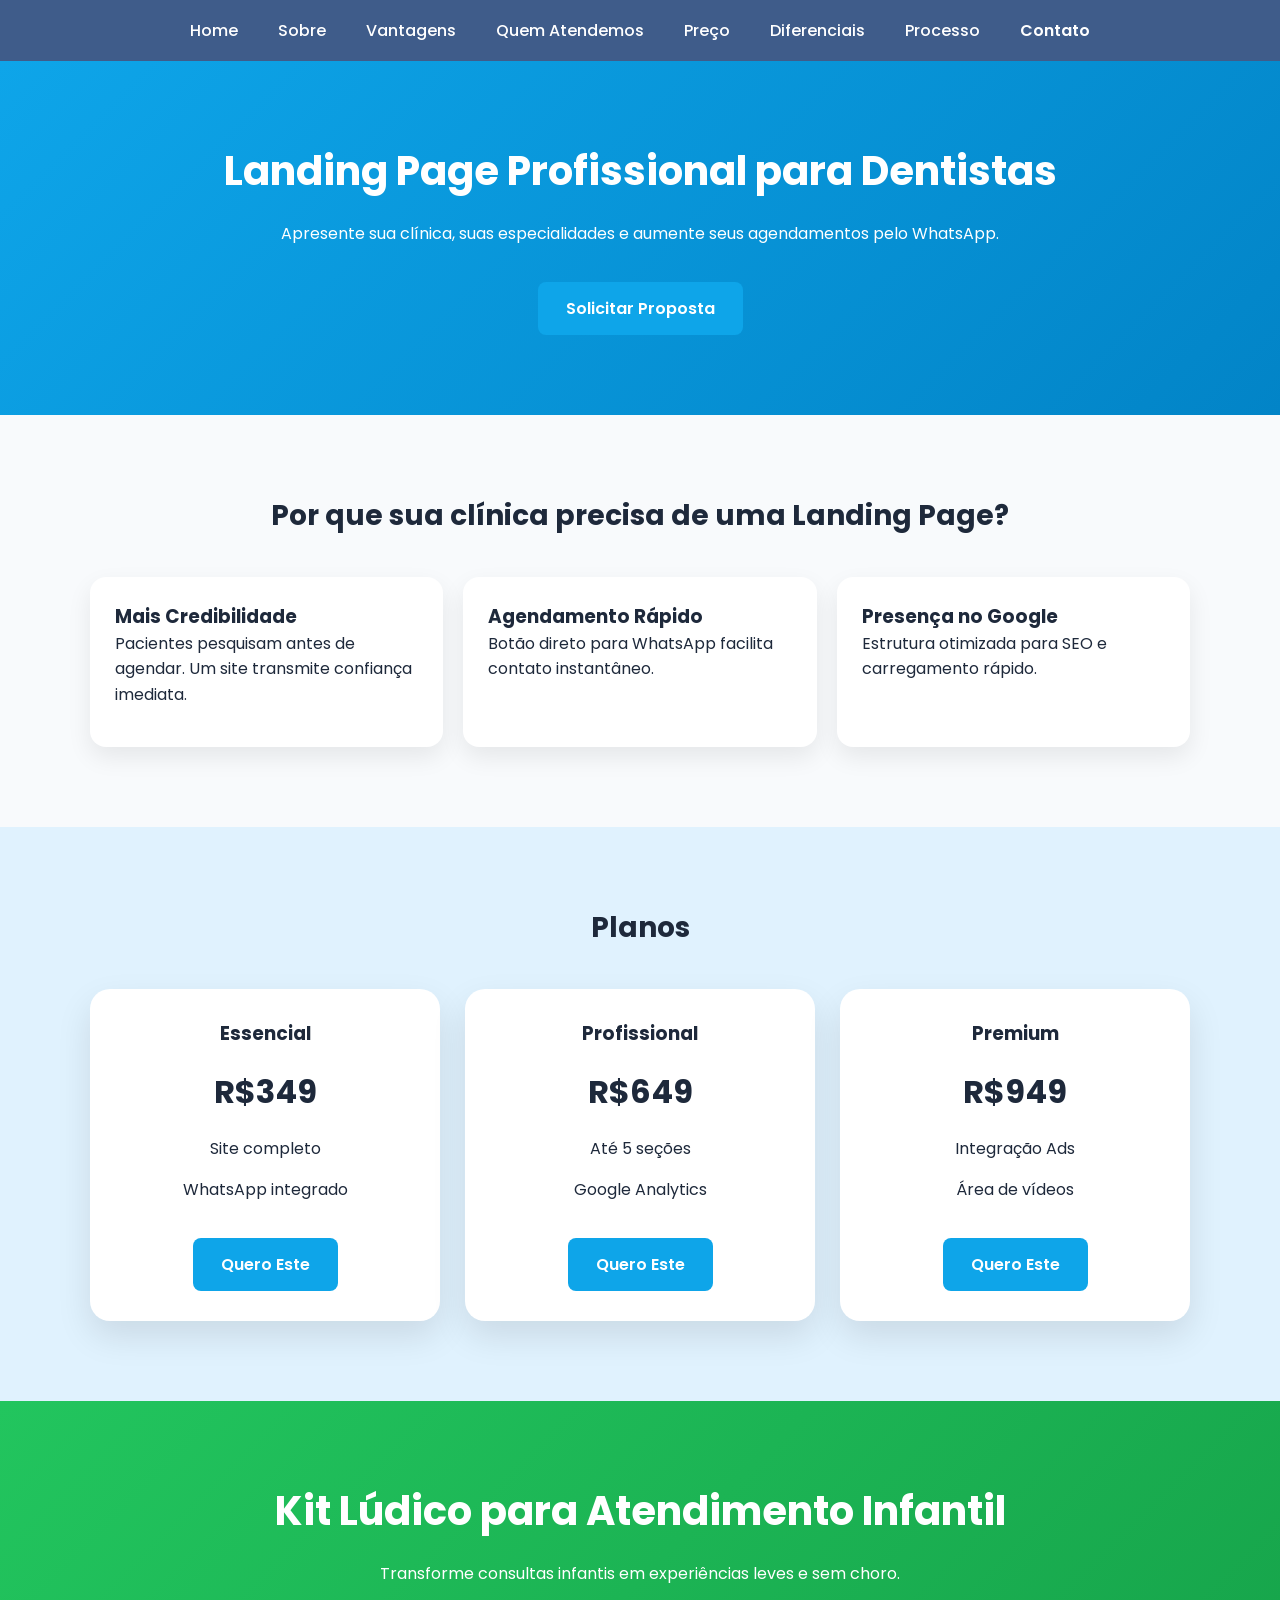
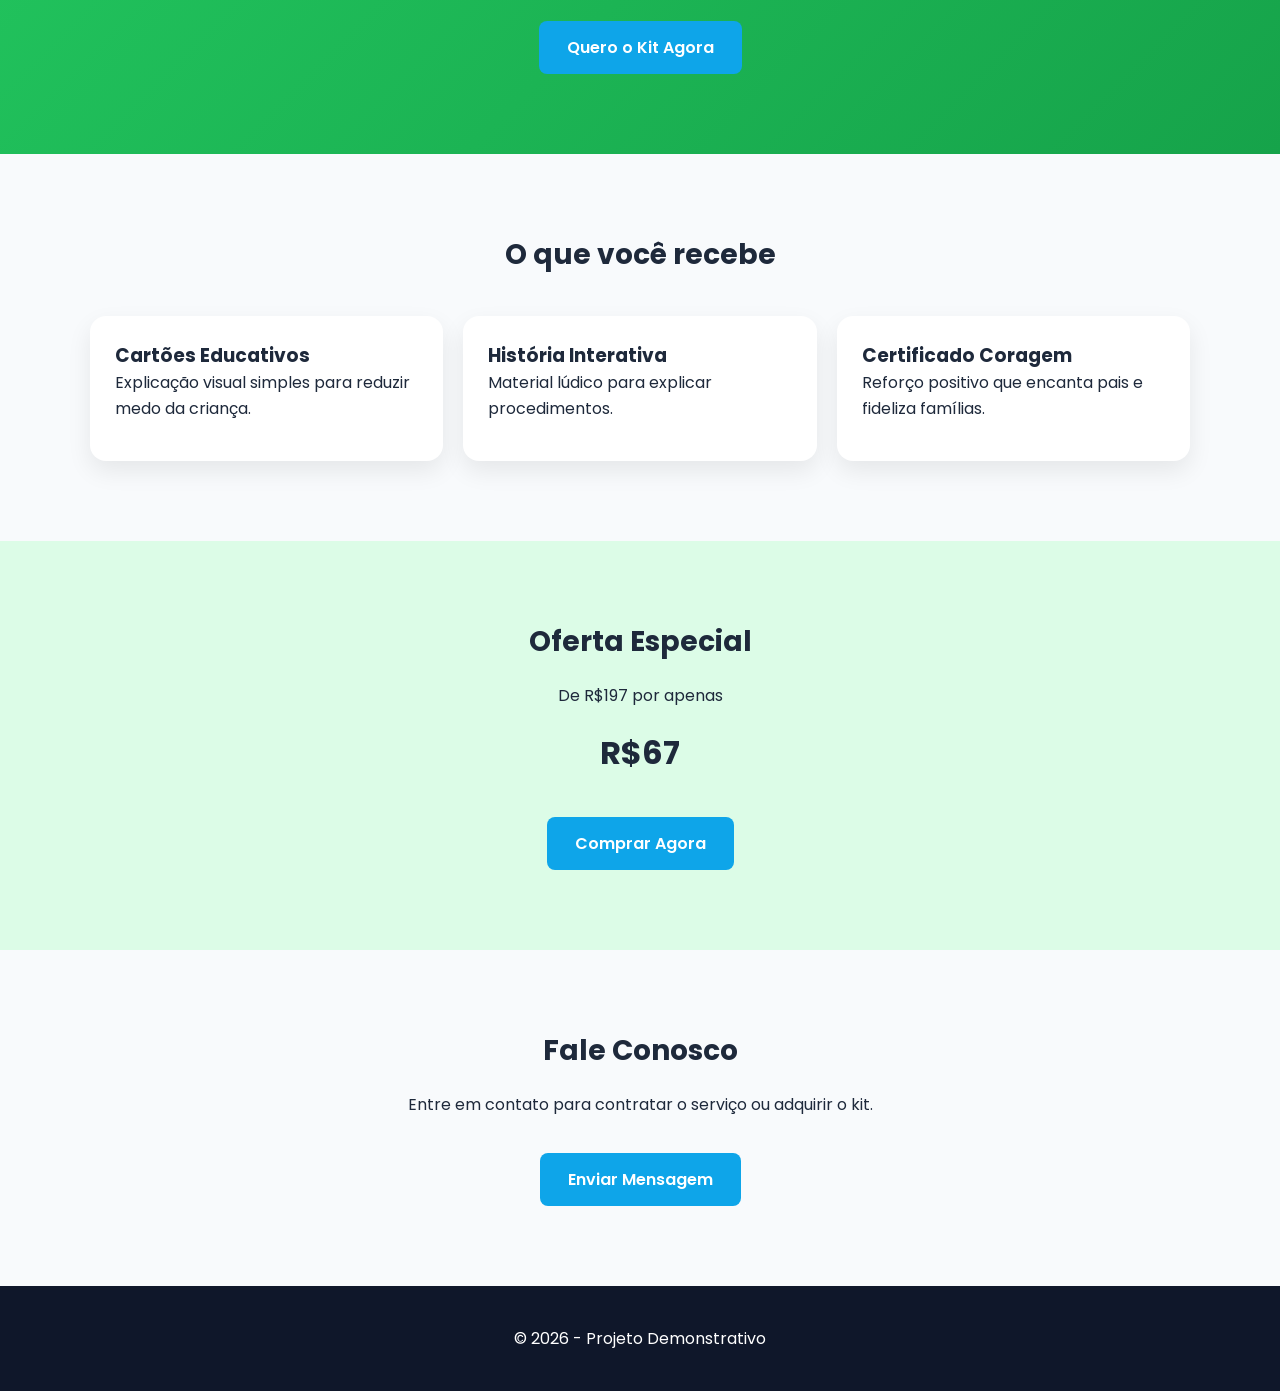
<file: Area de teste/index03.html>
<!DOCTYPE html>
<html lang="pt-BR">
<head>
  <meta charset="UTF-8" />
  <meta name="viewport" content="width=device-width, initial-scale=1.0" />
  <title>Landing Page Odontologia</title>
  <link href="https://fonts.googleapis.com/css2?family=Poppins:wght@400;600;700&display=swap" rel="stylesheet">
  <style>
    *{margin:0;padding:0;box-sizing:border-box;font-family:'Poppins',sans-serif}
    body{background:#f8fafc;color:#1e293b}
    section{padding:80px 20px}
    .container{max-width:1100px;margin:auto}
    h1{font-size:40px;margin-bottom:20px}
    h2{font-size:28px;margin-bottom:20px;text-align:center}
    p{margin-bottom:15px;line-height:1.6}
    .btn{display:inline-block;padding:14px 28px;background:#0ea5e9;color:#fff;border-radius:8px;text-decoration:none;font-weight:600;margin-top:20px}
    .btn:hover{opacity:.9}
    .hero{background:linear-gradient(135deg,#0ea5e9,#0284c7);color:#fff;text-align:center}
    .cards{display:grid;grid-template-columns:repeat(auto-fit,minmax(250px,1fr));gap:20px;margin-top:40px}
    .card{background:#fff;padding:25px;border-radius:16px;box-shadow:0 10px 25px rgba(0,0,0,0.08)}
    .pricing{display:grid;grid-template-columns:repeat(auto-fit,minmax(280px,1fr));gap:25px;margin-top:40px}
    .price-card{background:#fff;padding:30px;border-radius:20px;box-shadow:0 15px 35px rgba(0,0,0,0.1);text-align:center}
    .price{font-size:32px;font-weight:700;margin:20px 0}
    footer{text-align:center;padding:40px;background:#0f172a;color:#fff}
  </style>
</head>
<body>

  <!-- ================= MENU ================= -->
  <header style="background:#3f5c8a;padding:18px 0;position:sticky;top:0;z-index:1000">
    <div class="container" style="display:flex;justify-content:center;gap:40px;flex-wrap:wrap">
      <a href="#" style="color:#fff;text-decoration:none;font-weight:500">Home</a>
      <a href="#" style="color:#fff;text-decoration:none;font-weight:500">Sobre</a>
      <a href="#" style="color:#fff;text-decoration:none;font-weight:500">Vantagens</a>
      <a href="#" style="color:#fff;text-decoration:none;font-weight:500">Quem Atendemos</a>
      <a href="#" style="color:#fff;text-decoration:none;font-weight:500">Preço</a>
      <a href="#" style="color:#fff;text-decoration:none;font-weight:500">Diferenciais</a>
      <a href="#" style="color:#fff;text-decoration:none;font-weight:500">Processo</a>
      <a href="#contato" style="color:#fff;text-decoration:none;font-weight:600">Contato</a>
    </div>
  </header>

  <!-- ================= CLONE SERVIÇO SITE PARA DENTISTAS ================= -->

  <section class="hero">
    <div class="container">
      <h1>Landing Page Profissional para Dentistas</h1>
      <p>Apresente sua clínica, suas especialidades e aumente seus agendamentos pelo WhatsApp.</p>
      <a href="#contato" class="btn">Solicitar Proposta</a>
    </div>
  </section>

  <section>
    <div class="container">
      <h2>Por que sua clínica precisa de uma Landing Page?</h2>
      <div class="cards">
        <div class="card">
          <h3>Mais Credibilidade</h3>
          <p>Pacientes pesquisam antes de agendar. Um site transmite confiança imediata.</p>
        </div>
        <div class="card">
          <h3>Agendamento Rápido</h3>
          <p>Botão direto para WhatsApp facilita contato instantâneo.</p>
        </div>
        <div class="card">
          <h3>Presença no Google</h3>
          <p>Estrutura otimizada para SEO e carregamento rápido.</p>
        </div>
      </div>
    </div>
  </section>

  <section style="background:#e0f2fe">
    <div class="container">
      <h2>Planos</h2>
      <div class="pricing">
        <div class="price-card">
          <h3>Essencial</h3>
          <div class="price">R$349</div>
          <p>Site completo</p>
          <p>WhatsApp integrado</p>
          <a href="#contato" class="btn">Quero Este</a>
        </div>
        <div class="price-card">
          <h3>Profissional</h3>
          <div class="price">R$649</div>
          <p>Até 5 seções</p>
          <p>Google Analytics</p>
          <a href="#contato" class="btn">Quero Este</a>
        </div>
        <div class="price-card">
          <h3>Premium</h3>
          <div class="price">R$949</div>
          <p>Integração Ads</p>
          <p>Área de vídeos</p>
          <a href="#contato" class="btn">Quero Este</a>
        </div>
      </div>
    </div>
  </section>

  <!-- ================= ADAPTAÇÃO PARA VENDA DE MATERIAIS INFANTIS ================= -->

  <section class="hero" style="background:linear-gradient(135deg,#22c55e,#16a34a)">
    <div class="container">
      <h1>Kit Lúdico para Atendimento Infantil</h1>
      <p>Transforme consultas infantis em experiências leves e sem choro.</p>
      <a href="#comprar" class="btn">Quero o Kit Agora</a>
    </div>
  </section>

  <section>
    <div class="container">
      <h2>O que você recebe</h2>
      <div class="cards">
        <div class="card">
          <h3>Cartões Educativos</h3>
          <p>Explicação visual simples para reduzir medo da criança.</p>
        </div>
        <div class="card">
          <h3>História Interativa</h3>
          <p>Material lúdico para explicar procedimentos.</p>
        </div>
        <div class="card">
          <h3>Certificado Coragem</h3>
          <p>Reforço positivo que encanta pais e fideliza famílias.</p>
        </div>
      </div>
    </div>
  </section>

  <section style="background:#dcfce7">
    <div class="container" style="text-align:center">
      <h2>Oferta Especial</h2>
      <p>De R$197 por apenas</p>
      <div class="price">R$67</div>
      <a id="comprar" href="#contato" class="btn">Comprar Agora</a>
    </div>
  </section>

  <!-- ================= FUNIL DE VENDAS E AUTOMAÇÃO ================= -->
  <!--
  ETAPA 1: Tráfego (Instagram Ads / Google Ads)
  ETAPA 2: Landing Page (captura e venda direta)
  ETAPA 3: Botão leva para Checkout (Stripe/Mercado Pago)
  ETAPA 4: Após pagamento -> Página de Obrigado + Link do Material
  ETAPA 5: Automação de WhatsApp (API oficial ou Z-API)
  ETAPA 6: Sequência de Email (Boas-vindas + Upsell + Depoimentos)

  Fluxo Técnico:
  Usuário -> Landing -> Checkout -> Webhook -> Email Automation + WhatsApp -> Entrega
  -->

  <section id="contato">
    <div class="container" style="text-align:center">
      <h2>Fale Conosco</h2>
      <p>Entre em contato para contratar o serviço ou adquirir o kit.</p>
      <a href="#" class="btn">Enviar Mensagem</a>
    </div>
  </section>

  <footer>
    © 2026 - Projeto Demonstrativo
  </footer>

</body>
</html>
</file>
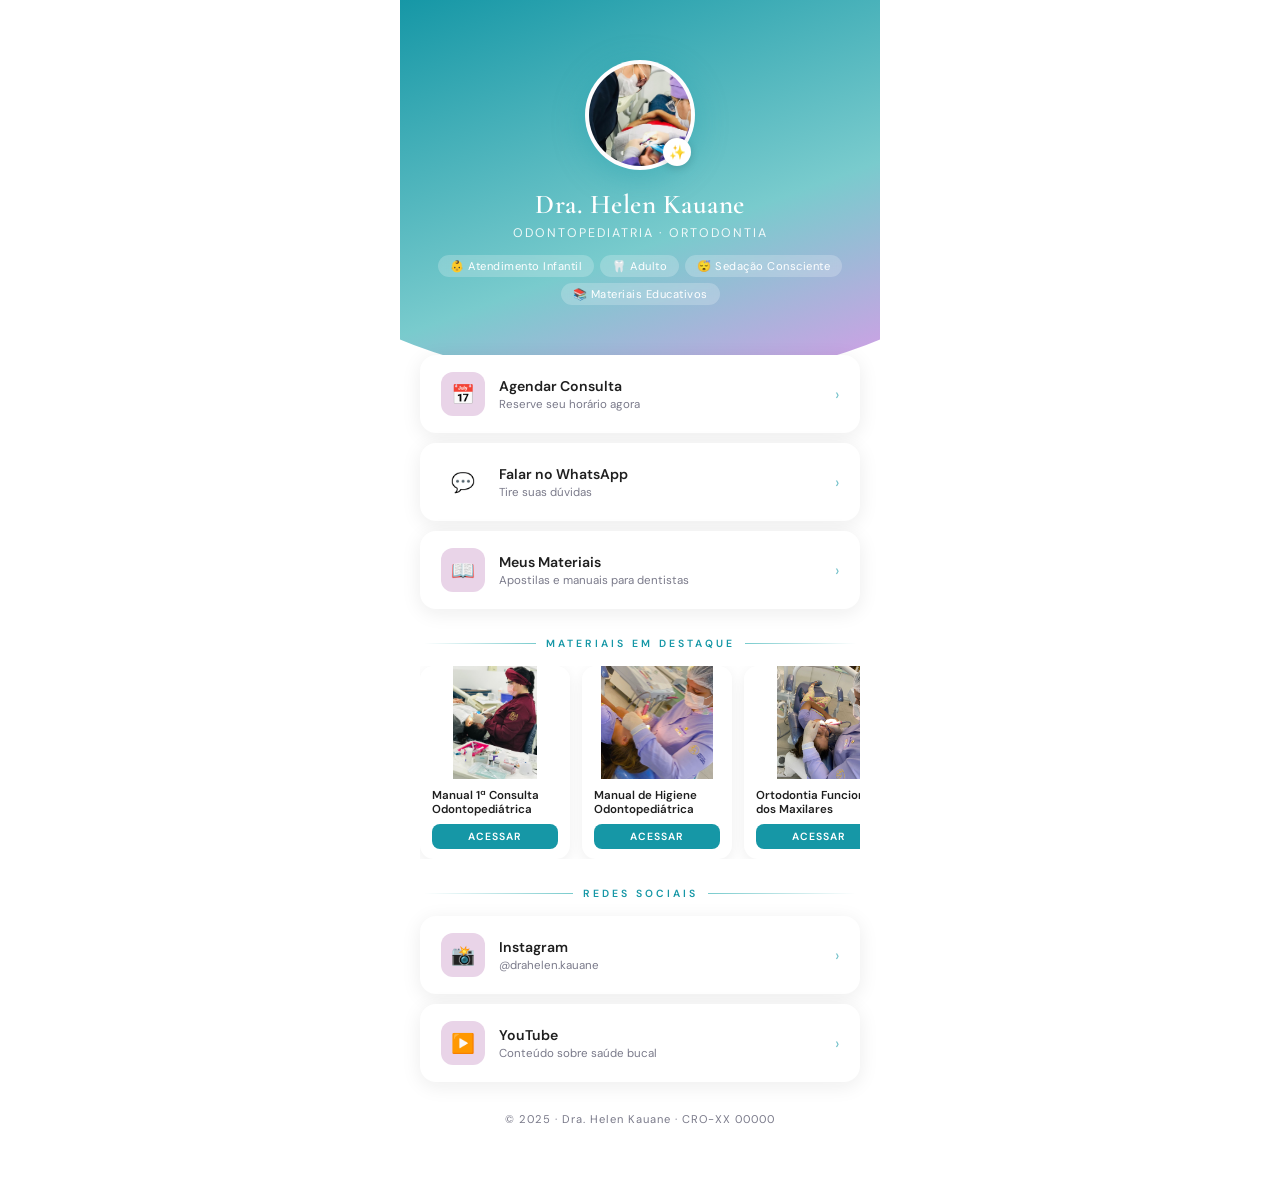
<file: Drhellem/bio (1).html>
<!DOCTYPE html>
<html lang="pt-BR">
<head>
  <meta charset="UTF-8">
  <meta name="viewport" content="width=device-width, initial-scale=1.0">
  <title>Dra. Helen Kauane</title>
  <link href="https://fonts.googleapis.com/css2?family=Cormorant+Garamond:ital,wght@0,400;0,600;1,400&family=DM+Sans:wght@300;400;500;600&display=swap" rel="stylesheet">
  <link rel="stylesheet" href="css/bio.css">
</head>
<body>
  <div class="page">

    <!-- HERO -->
    <div class="hero-bg">
      <div class="avatar-wrap">
        <div class="avatar">
          <img src="imagens/img01.png" alt="Dra. Helen Kauane">
        </div>
        <div class="avatar-badge">✨</div>
      </div>
      <div class="bio-name">Dra. Helen Kauane</div>
      <div class="bio-role">Odontopediatria · Ortodontia</div>
      <div class="bio-tags">
        <span class="tag">👶 Atendimento Infantil</span>
        <span class="tag">🦷 Adulto</span>
        <span class="tag">😴 Sedação Consciente</span>
        <span class="tag">📚 Materiais Educativos</span>
      </div>
    </div>

    <!-- LINKS -->
    <div class="content">

      <!-- Agendar consulta -->
      <a href="#" class="link-btn">
        <div class="btn-icon icon-teal">📅</div>
        <div class="btn-text">
          <div class="btn-title">Agendar Consulta</div>
          <div class="btn-sub">Reserve seu horário agora</div>
        </div>
        <div class="btn-arrow">›</div>
      </a>

      <!-- WhatsApp -->
      <a href="https://wa.me/55" class="link-btn">
        <div class="btn-icon icon-mint">💬</div>
        <div class="btn-text">
          <div class="btn-title">Falar no WhatsApp</div>
          <div class="btn-sub">Tire suas dúvidas</div>
        </div>
        <div class="btn-arrow">›</div>
      </a>

      <!-- Landing page / materiais -->
      <a href="landing.html" class="link-btn">
        <div class="btn-icon icon-lilac">📖</div>
        <div class="btn-text">
          <div class="btn-title">Meus Materiais</div>
          <div class="btn-sub">Apostilas e manuais para dentistas</div>
        </div>
        <div class="btn-arrow">›</div>
      </a>

      <!-- Seção materiais em destaque -->
      <div class="section-label"><span>Materiais em Destaque</span></div>

      <!-- Carousel de materiais -->
      <div class="carousel-wrap">
        <div class="carousel-track" id="track">
          <div class="carousel-item">
            <div class="carousel-thumb"><img src="imagens/img02.png" alt="Manual 1ª Consulta" class="carousel-img"></div>
            <div class="carousel-info"><div class="carousel-title">Manual 1ª Consulta Odontopediátrica</div><a href="landing.html" class="carousel-btn">Acessar</a></div>
          </div>
          <div class="carousel-item">
            <div class="carousel-thumb"><img src="imagens/img03.png" alt="Manual Higiene Infantil" class="carousel-img"></div>
            <div class="carousel-info"><div class="carousel-title">Manual de Higiene Odontopediátrica</div><a href="landing.html" class="carousel-btn">Acessar</a></div>
          </div>
          <div class="carousel-item">
            <div class="carousel-thumb"><img src="imagens/img04.png" alt="Ortodontia" class="carousel-img"></div>
            <div class="carousel-info"><div class="carousel-title">Ortodontia Funcional dos Maxilares</div><a href="landing.html" class="carousel-btn">Acessar</a></div>
          </div>
          <div class="carousel-item">
            <div class="carousel-thumb"><img src="imagens/img05.png" alt="Higiene Adulto" class="carousel-img"></div>
            <div class="carousel-info"><div class="carousel-title">Manual de Higiene Adulto</div><a href="landing.html" class="carousel-btn">Acessar</a></div>
          </div>
          <div class="carousel-item">
            <div class="carousel-thumb"><img src="imagens/img06.png" alt="Panfleto Higiene" class="carousel-img"></div>
            <div class="carousel-info"><div class="carousel-title">Panfleto Higiene Bucal</div><a href="landing.html" class="carousel-btn">Acessar</a></div>
          </div>
          <div class="carousel-item">
            <div class="carousel-thumb"><img src="imagens/img07.png" alt="Pós-Operatório" class="carousel-img"></div>
            <div class="carousel-info"><div class="carousel-title">Panfleto Pós-Operatório</div><a href="landing.html" class="carousel-btn">Acessar</a></div>
          </div>
          <!-- Duplicado para loop -->
          <div class="carousel-item">
            <div class="carousel-thumb"><img src="imagens/img02.png" alt="Manual 1ª Consulta" class="carousel-img"></div>
            <div class="carousel-info"><div class="carousel-title">Manual 1ª Consulta Odontopediátrica</div><a href="landing.html" class="carousel-btn">Acessar</a></div>
          </div>
          <div class="carousel-item">
            <div class="carousel-thumb"><img src="imagens/img03.png" alt="Manual Higiene Infantil" class="carousel-img"></div>
            <div class="carousel-info"><div class="carousel-title">Manual de Higiene Odontopediátrica</div><a href="landing.html" class="carousel-btn">Acessar</a></div>
          </div>
          <div class="carousel-item">
            <div class="carousel-thumb"><img src="imagens/img04.png" alt="Ortodontia" class="carousel-img"></div>
            <div class="carousel-info"><div class="carousel-title">Ortodontia Funcional dos Maxilares</div><a href="landing.html" class="carousel-btn">Acessar</a></div>
          </div>
          <div class="carousel-item">
            <div class="carousel-thumb"><img src="imagens/img05.png" alt="Higiene Adulto" class="carousel-img"></div>
            <div class="carousel-info"><div class="carousel-title">Manual de Higiene Adulto</div><a href="landing.html" class="carousel-btn">Acessar</a></div>
          </div>
          <div class="carousel-item">
            <div class="carousel-thumb"><img src="imagens/img06.png" alt="Panfleto Higiene" class="carousel-img"></div>
            <div class="carousel-info"><div class="carousel-title">Panfleto Higiene Bucal</div><a href="landing.html" class="carousel-btn">Acessar</a></div>
          </div>
          <div class="carousel-item">
            <div class="carousel-thumb"><img src="imagens/img07.png" alt="Pós-Operatório" class="carousel-img"></div>
            <div class="carousel-info"><div class="carousel-title">Panfleto Pós-Operatório</div><a href="landing.html" class="carousel-btn">Acessar</a></div>
          </div>
        </div>
      </div>

      <div class="section-label"><span>Redes Sociais</span></div>

      <a href="#" class="link-btn">
        <div class="btn-icon icon-lilac">📸</div>
        <div class="btn-text">
          <div class="btn-title">Instagram</div>
          <div class="btn-sub">@drahelen.kauane</div>
        </div>
        <div class="btn-arrow">›</div>
      </a>

      <a href="#" class="link-btn">
        <div class="btn-icon icon-sky">▶️</div>
        <div class="btn-text">
          <div class="btn-title">YouTube</div>
          <div class="btn-sub">Conteúdo sobre saúde bucal</div>
        </div>
        <div class="btn-arrow">›</div>
      </a>

    </div><!-- /content -->

    <div class="bio-footer">
      <p>© 2025 · Dra. Helen Kauane · CRO-XX 00000</p>
    </div>

  </div><!-- /page -->
</body>
</html>
</file>
<file: Area de teste/css/style.css>
/* =============================================
   DRA. HELEN KAUANE — landing.css
   Estilo: Odontopediatria Infantil / Sorriso Kids
   ============================================= */

*, *::before, *::after { box-sizing: border-box; margin: 0; padding: 0; }

:root {
  --teal:        #3dbfb0;
  --teal-dark:   #2a9d8f;
  --teal-light:  #7dd6ce;
  --teal-pale:   #e8f8f7;
  --blue:        #4fc3f7;
  --blue-pale:   #e1f5fe;
  --yellow:      #ffd54f;
  --yellow-pale: #fffde7;
  --rose:        #f48fb1;
  --rose-pale:   #fce4ec;
  --green:       #66bb6a;
  --green-pale:  #e8f5e9;
  --orange:      #ffb74d;
  --orange-pale: #fff3e0;
  --white:       #ffffff;
  --cream:       #f8fdfd;
  --dark:        #1a2e2b;
  --text:        #3d5a55;
  --light:       #7a9e99;
}

html { scroll-behavior: smooth; }

body {
  font-family: 'Nunito', sans-serif;
  color: var(--text);
  background: var(--white);
  overflow-x: hidden;
}

.container { max-width: 1160px; margin: 0 auto; padding: 0 40px; }

/* =========================================
   HEADER
   ========================================= */
header {
  position: fixed; top: 0; left: 0; width: 100%; z-index: 1000;
  background: rgba(255,255,255,0.97);
  backdrop-filter: blur(16px);
  border-bottom: 2px solid var(--teal-pale);
  height: 70px;
  display: flex; align-items: center;
  padding: 0 50px; gap: 30px;
  transition: box-shadow 0.3s;
}
header.scrolled { box-shadow: 0 4px 24px rgba(61,191,176,0.12); }

.logo { display: flex; align-items: center; gap: 10px; text-decoration: none; flex-shrink: 0; }

.logo-mark {
  width: 42px; height: 42px;
  background: linear-gradient(135deg, var(--teal), var(--teal-dark));
  border-radius: 12px;
  display: flex; align-items: center; justify-content: center;
  font-size: 1.4rem;
  box-shadow: 0 4px 14px rgba(61,191,176,0.4);
}

.logo-text { display: flex; flex-direction: column; line-height: 1.1; }
.logo-name { font-family: 'Fredoka One', cursive; font-size: 1rem; color: var(--dark); }
.logo-role { font-size: 0.58rem; color: var(--teal-dark); letter-spacing: 1.5px; text-transform: uppercase; font-weight: 800; }

nav { display: flex; align-items: center; gap: 4px; flex: 1; justify-content: center; }
nav a {
  color: var(--text); text-decoration: none; font-size: 0.82rem;
  font-weight: 700; padding: 7px 13px; border-radius: 999px;
  transition: all 0.2s;
}
nav a:hover { color: var(--teal-dark); background: var(--teal-pale); }
nav a.active { color: var(--teal-dark); border-bottom: 2px solid var(--teal); }

.nav-instagram {
  display: inline-flex; align-items: center; gap: 6px;
  background: linear-gradient(135deg, #f58529, #dd2a7b, #8134af);
  color: white !important; padding: 7px 16px; border-radius: 999px;
  font-size: 0.72rem; font-weight: 800; text-decoration: none;
  transition: all 0.2s; box-shadow: 0 3px 12px rgba(221,42,123,0.3);
}
.nav-instagram::after { display: none !important; }
.nav-instagram:hover { transform: translateY(-2px); box-shadow: 0 6px 20px rgba(221,42,123,0.45); }

.header-cta {
  background: var(--teal); color: white;
  padding: 10px 22px; border-radius: 999px;
  font-size: 0.78rem; font-weight: 800; text-decoration: none; white-space: nowrap;
  box-shadow: 0 4px 14px rgba(61,191,176,0.4);
  transition: all 0.2s;
}
.header-cta:hover { background: var(--teal-dark); transform: translateY(-2px); }

/* =========================================
   HERO
   ========================================= */
.hero {
  min-height: 100vh; padding: 100px 0 0;
  background: linear-gradient(160deg, #edfafa 0%, #f0fffe 40%, #fef9f0 100%);
  position: relative; overflow: hidden;
  display: flex; align-items: center;
}

.hero-shapes { position: absolute; inset: 0; pointer-events: none; }

/* Bolha decorativa amarela */
.hero-shapes::before {
  content: '';
  position: absolute; width: 420px; height: 420px; border-radius: 50%;
  background: radial-gradient(circle, rgba(255,213,79,0.18) 0%, transparent 70%);
  bottom: -60px; right: 8%;
}
.hero-shapes::after {
  content: '';
  position: absolute; width: 280px; height: 280px; border-radius: 50%;
  background: radial-gradient(circle, rgba(61,191,176,0.15) 0%, transparent 70%);
  top: 10%; left: 5%;
}

.shape { position: absolute; border-radius: 50%; animation: floatUp 7s ease-in-out infinite; }
.shape-1 { width: 18px; height: 18px; background: var(--yellow); opacity: 0.5; top: 20%; right: 22%; animation-delay: 0s; }
.shape-2 { width: 12px; height: 12px; background: var(--rose); opacity: 0.5; top: 55%; left: 8%; animation-delay: -2s; }
.shape-3 { width: 10px; height: 10px; background: var(--teal); opacity: 0.4; bottom: 25%; right: 35%; animation-delay: -4s; }

@keyframes floatUp {
  0%, 100% { transform: translateY(0); }
  50% { transform: translateY(-20px); }
}

.hero-inner {
  max-width: 1160px; margin: 0 auto;
  display: grid; grid-template-columns: 1fr 1fr;
  gap: 40px; align-items: center;
  width: 100%; position: relative; z-index: 2;
  padding: 0 40px 60px;
}

.hero-eyebrow {
  display: inline-flex; align-items: center; gap: 8px;
  background: var(--teal-pale); color: var(--teal-dark);
  font-size: 0.78rem; font-weight: 800; padding: 6px 16px;
  border-radius: 999px; margin-bottom: 18px;
  border: 1.5px solid rgba(61,191,176,0.25);
}

.hero-text h1 {
  font-family: 'Fredoka One', cursive;
  font-size: clamp(2.2rem, 4vw, 3.2rem);
  color: var(--dark); line-height: 1.2; margin-bottom: 18px;
}
.hero-text h1 .c-teal { color: var(--teal-dark); }
.hero-text h1 .c-blue { color: var(--blue); }

.hero-text > p {
  font-size: 1rem; color: var(--text); line-height: 1.75;
  font-weight: 600; margin-bottom: 30px; max-width: 440px;
}

.hero-btns { display: flex; gap: 12px; flex-wrap: wrap; margin-bottom: 40px; }

.btn-primary {
  background: var(--teal); color: white;
  padding: 14px 28px; border-radius: 999px;
  font-size: 0.88rem; font-weight: 800; text-decoration: none;
  display: inline-flex; align-items: center; gap: 8px;
  box-shadow: 0 6px 20px rgba(61,191,176,0.4);
  transition: all 0.25s; font-family: 'Nunito', sans-serif;
}
.btn-primary:hover { background: var(--teal-dark); transform: translateY(-3px); box-shadow: 0 10px 28px rgba(61,191,176,0.5); }
.btn-primary.large { padding: 16px 36px; font-size: 0.95rem; }

.btn-ghost {
  background: white; color: var(--dark);
  padding: 14px 26px; border-radius: 999px;
  font-size: 0.88rem; font-weight: 800; text-decoration: none;
  border: 2px solid var(--teal-light);
  transition: all 0.25s; font-family: 'Nunito', sans-serif;
}
.btn-ghost:hover { background: var(--teal-pale); transform: translateY(-3px); }

/* Stats */
.hero-stats {
  display: flex; gap: 0;
  background: white; border-radius: 18px; padding: 16px 20px;
  box-shadow: 0 6px 24px rgba(61,191,176,0.1);
  width: fit-content; border: 2px solid var(--teal-pale);
}
.hstat { text-align: center; padding: 0 16px; }
.hstat strong {
  display: block; font-family: 'Fredoka One', cursive;
  font-size: 2rem; color: var(--teal); line-height: 1;
}
.hstat span { font-size: 0.66rem; color: var(--light); font-weight: 700; white-space: nowrap; }
.hstat-divider { width: 1.5px; height: 36px; background: var(--teal-pale); flex-shrink: 0; }

/* Foto hero */
.hero-visual { position: relative; display: flex; align-items: flex-end; justify-content: center; }

.hero-img-wrap {
  position: relative; border-radius: 28px; overflow: hidden;
  width: 100%; max-width: 440px;
  aspect-ratio: 4/5;
  background: linear-gradient(135deg, var(--teal-pale), #d0f0ec);
  border: 4px solid white;
  box-shadow: 0 24px 60px rgba(61,191,176,0.2);
  animation: fadeUp 0.9s ease 0.2s both;
}
.hero-img { width: 100%; height: 100%; object-fit: cover; object-position: center top; display: block; }
.hero-img-ring {
  position: absolute; inset: -10px; border-radius: 34px;
  border: 3px dashed rgba(61,191,176,0.25); pointer-events: none; z-index: -1;
  animation: spinSlow 25s linear infinite;
}
@keyframes spinSlow { from { transform: rotate(0deg); } to { transform: rotate(360deg); } }
@keyframes fadeUp { from { opacity: 0; transform: translateY(28px); } to { opacity: 1; transform: translateY(0); } }

.hero-card-float {
  position: absolute; background: white; border-radius: 14px;
  padding: 10px 16px; font-size: 0.75rem; font-weight: 800; color: var(--dark);
  box-shadow: 0 8px 24px rgba(0,0,0,0.09);
  display: flex; align-items: center; gap: 8px; white-space: nowrap;
  animation: fadeUp 0.6s ease both; border: 2px solid var(--teal-pale);
}
.card-f1 { top: -14px; left: -18px; animation-delay: 0.5s; }
.card-f2 { bottom: 70px; right: -18px; animation-delay: 0.7s; border-color: var(--rose-pale); }
.card-f3 { bottom: -14px; left: 24px; animation-delay: 0.9s; border-color: var(--yellow-pale); }

/* =========================================
   FEATURES STRIP
   ========================================= */
.features-strip {
  background: white;
  padding: 28px 0;
  border-top: 2px solid var(--teal-pale);
  border-bottom: 2px solid var(--teal-pale);
}

.features-strip-inner {
  max-width: 1160px; margin: 0 auto; padding: 0 40px;
  display: flex; align-items: center; justify-content: space-around;
  gap: 20px; flex-wrap: wrap;
}

.feat-item {
  display: flex; align-items: center; gap: 12px;
  font-size: 0.85rem; font-weight: 700; color: var(--text);
}
.feat-icon {
  width: 46px; height: 46px; border-radius: 14px;
  display: flex; align-items: center; justify-content: center;
  font-size: 1.4rem; flex-shrink: 0;
}
.feat-icon.teal   { background: var(--teal-pale); }
.feat-icon.blue   { background: var(--blue-pale); }
.feat-icon.yellow { background: var(--yellow-pale); }
.feat-icon.rose   { background: var(--rose-pale); }
.feat-text strong { display: block; color: var(--dark); font-size: 0.82rem; }
.feat-text span   { font-size: 0.72rem; color: var(--light); }

/* =========================================
   STRIP (ticker)
   ========================================= */
.strip {
  background: linear-gradient(135deg, var(--teal-dark), var(--teal));
  overflow: hidden; padding: 12px 0; white-space: nowrap;
}
.strip-inner {
  display: inline-flex; gap: 28px;
  animation: marquee 20s linear infinite;
}
.strip-inner span { color: rgba(255,255,255,0.9); font-size: 0.8rem; flex-shrink: 0; font-weight: 700; }
@keyframes marquee { 0% { transform: translateX(0); } 100% { transform: translateX(-50%); } }

/* =========================================
   SEÇÃO SHARED
   ========================================= */
.section-head { margin-bottom: 50px; }
.section-head.center { text-align: center; }

.tag-label {
  display: inline-block;
  background: var(--teal-pale); color: var(--teal-dark);
  font-size: 0.68rem; letter-spacing: 2px; text-transform: uppercase;
  margin-bottom: 10px; padding: 5px 14px; border-radius: 999px;
  font-weight: 800; border: 1.5px solid rgba(61,191,176,0.25);
}

.section-title {
  font-family: 'Fredoka One', cursive;
  font-size: clamp(1.7rem, 3vw, 2.4rem);
  color: var(--dark); line-height: 1.2; margin-bottom: 14px;
}
.section-title .c-teal { color: var(--teal-dark); }
.section-title.light { color: white; }

.section-sub {
  font-size: 0.92rem; color: var(--light);
  line-height: 1.75; max-width: 560px; margin: 0 auto; font-weight: 600;
}

.divider { width: 56px; height: 4px; background: var(--teal); margin-bottom: 18px; border-radius: 2px; }
.divider.center { margin-left: auto; margin-right: auto; }

/* =========================================
   POR QUE ESCOLHER
   ========================================= */
.porque {
  padding: 90px 0;
  background: var(--cream);
  position: relative; overflow: hidden;
}
.porque::before {
  content: '';
  position: absolute; width: 300px; height: 300px; border-radius: 50%;
  background: radial-gradient(circle, rgba(255,213,79,0.12) 0%, transparent 70%);
  bottom: -60px; left: -60px; pointer-events: none;
}
.porque::after {
  content: '';
  position: absolute; width: 200px; height: 200px; border-radius: 50%;
  background: radial-gradient(circle, rgba(244,143,177,0.12) 0%, transparent 70%);
  top: -40px; right: -40px; pointer-events: none;
}

.porque-grid {
  display: grid; grid-template-columns: repeat(4, 1fr); gap: 22px;
}

.porque-card {
  background: white; border-radius: 20px; padding: 28px 20px;
  text-align: center;
  box-shadow: 0 4px 20px rgba(0,0,0,0.06);
  border: 2px solid transparent;
  transition: all 0.3s;
}
.porque-card:hover {
  transform: translateY(-8px);
  box-shadow: 0 16px 40px rgba(61,191,176,0.15);
  border-color: var(--teal-light);
}

.porque-icon {
  width: 64px; height: 64px; border-radius: 50%;
  margin: 0 auto 16px;
  display: flex; align-items: center; justify-content: center;
  font-size: 1.8rem;
}
.porque-icon.c1 { background: var(--rose-pale); }
.porque-icon.c2 { background: var(--yellow-pale); }
.porque-icon.c3 { background: var(--teal-pale); }
.porque-icon.c4 { background: var(--green-pale); }

.porque-card h4 { font-family: 'Fredoka One', cursive; font-size: 1rem; color: var(--dark); margin-bottom: 8px; }
.porque-card p { font-size: 0.78rem; color: var(--light); line-height: 1.6; font-weight: 600; }

/* =========================================
   MATERIAIS
   ========================================= */
.materiais { padding: 90px 0; background: white; }

.mat-category { margin-bottom: 56px; }

.cat-label {
  display: inline-flex; align-items: center; gap: 10px;
  background: var(--teal-pale); border-radius: 999px;
  padding: 10px 22px; margin-bottom: 26px;
  font-size: 0.85rem; font-weight: 800; color: var(--teal-dark);
  border: 1.5px solid rgba(61,191,176,0.25);
}
.cat-icon { font-size: 1.2rem; }

.mat-grid {
  display: grid;
  grid-template-columns: repeat(auto-fill, minmax(285px, 1fr));
  gap: 22px;
}

.mat-card {
  background: var(--cream); border-radius: 20px; overflow: hidden;
  box-shadow: 0 4px 18px rgba(0,0,0,0.06);
  transition: all 0.3s; border: 2px solid transparent;
}
.mat-card:hover {
  transform: translateY(-7px);
  box-shadow: 0 18px 40px rgba(61,191,176,0.15);
  border-color: var(--teal-light);
}

.mat-thumb {
  width: 100%; aspect-ratio: 16/10;
  position: relative; overflow: hidden; display: block;
}
.mat-thumb.bg-teal  { background: linear-gradient(135deg, #b2ebf2, #80deea); }
.mat-thumb.bg-lilac { background: linear-gradient(135deg, #e1bee7, #ce93d8); }
.mat-thumb.bg-mint  { background: linear-gradient(135deg, #c8e6c9, #a5d6a7); }
.mat-thumb.bg-peach { background: linear-gradient(135deg, #ffe0b2, #ffcc80); }
.mat-thumb.bg-rose  { background: linear-gradient(135deg, #fce4ec, #f48fb1); }
.mat-thumb.bg-sky   { background: linear-gradient(135deg, #bbdefb, #90caf9); }

.mat-img {
  width: 100%; height: 100%;
  object-fit: contain; object-position: center;
  background: transparent; display: block;
  transition: transform 0.5s;
}
.mat-card:hover .mat-img { transform: scale(1.06); }

.mat-badge {
  position: absolute; top: 10px; right: 10px;
  background: white; color: var(--teal-dark);
  font-size: 0.6rem; font-weight: 800; letter-spacing: 1px;
  text-transform: uppercase; padding: 4px 12px; border-radius: 999px;
  box-shadow: 0 3px 10px rgba(0,0,0,0.1);
}

.mat-info { padding: 20px 22px; }
.mat-info h4 { font-family: 'Fredoka One', cursive; font-size: 1.05rem; color: var(--dark); margin-bottom: 6px; }
.mat-info p { font-size: 0.79rem; color: var(--light); line-height: 1.6; margin-bottom: 12px; font-weight: 600; }

.mat-features { list-style: none; margin-bottom: 16px; display: flex; flex-direction: column; gap: 4px; }
.mat-features li { font-size: 0.76rem; color: var(--text); font-weight: 700; }

.btn-acessar {
  display: inline-flex; align-items: center; gap: 6px;
  background: var(--teal-pale); color: var(--teal-dark);
  font-size: 0.78rem; font-weight: 800; text-decoration: none;
  padding: 9px 18px; border-radius: 999px;
  border: 1.5px solid rgba(61,191,176,0.3);
  transition: all 0.25s;
}
.btn-acessar:hover {
  background: var(--teal); color: white; border-color: transparent;
  transform: translateY(-2px); box-shadow: 0 6px 18px rgba(61,191,176,0.4);
}

/* =========================================
   BENEFÍCIOS
   ========================================= */
.beneficios {
  padding: 90px 0;
  background: linear-gradient(160deg, #edfafa 0%, #f0f4ff 50%, #fef9f0 100%);
  position: relative; overflow: hidden;
}

.ben-grid { display: grid; grid-template-columns: repeat(3, 1fr); gap: 18px; }

.ben-card {
  background: white; border-radius: 18px; padding: 24px;
  box-shadow: 0 4px 18px rgba(0,0,0,0.05);
  border: 2px solid var(--teal-pale);
  transition: all 0.3s; position: relative; overflow: hidden;
}
.ben-card::before {
  content: '';
  position: absolute; top: 0; left: 0; right: 0; height: 4px;
  border-radius: 18px 18px 0 0;
}
.ben-card:nth-child(3n+1)::before { background: var(--teal); }
.ben-card:nth-child(3n+2)::before { background: var(--rose); }
.ben-card:nth-child(3n+3)::before { background: var(--yellow); }
.ben-card:hover { transform: translateY(-6px); box-shadow: 0 14px 36px rgba(0,0,0,0.09); }

.ben-check {
  width: 30px; height: 30px; border-radius: 50%;
  display: flex; align-items: center; justify-content: center;
  font-size: 0.82rem; font-weight: 900; margin-bottom: 12px; color: white;
}
.ben-card:nth-child(3n+1) .ben-check { background: var(--teal); }
.ben-card:nth-child(3n+2) .ben-check { background: var(--rose); }
.ben-card:nth-child(3n+3) .ben-check { background: var(--yellow); color: var(--dark); }

.ben-card p { color: var(--text); font-size: 0.84rem; line-height: 1.65; font-weight: 600; }
.ben-card p strong { color: var(--dark); font-weight: 800; }

/* =========================================
   SOBRE (Dra. Helen)
   ========================================= */
.sobre {
  padding: 90px 0; background: white;
  position: relative; overflow: hidden;
}
.sobre::before {
  content: '';
  position: absolute; width: 360px; height: 360px; border-radius: 50%;
  background: radial-gradient(circle, rgba(255,213,79,0.12) 0%, transparent 70%);
  top: 50%; right: -80px; transform: translateY(-50%);
  pointer-events: none;
}

.sobre-grid { display: grid; grid-template-columns: 1fr 1fr; gap: 70px; align-items: center; }

.sobre-img-wrap { position: relative; }

.sobre-img {
  border-radius: 28px; overflow: hidden;
  aspect-ratio: 4/5;
  box-shadow: 0 20px 60px rgba(61,191,176,0.18);
  background: var(--teal-pale);
  border: 4px solid white;
}
.sobre-foto {
  width: 100%; height: 100%;
  object-fit: cover; object-position: center;
  display: block; transition: transform 0.6s;
}
.sobre-img:hover .sobre-foto { transform: scale(1.04); }

.sobre-badge-1 {
  position: absolute; bottom: -14px; right: -14px;
  background: var(--teal); color: white;
  padding: 12px 18px; border-radius: 16px;
  font-size: 0.76rem; font-weight: 800;
  box-shadow: 0 6px 20px rgba(61,191,176,0.45); border: 3px solid white;
}
.sobre-badge-2 {
  position: absolute; top: 18px; left: -14px;
  background: white; color: var(--dark);
  padding: 10px 14px; border-radius: 14px;
  font-size: 0.7rem; font-weight: 800;
  box-shadow: 0 6px 20px rgba(0,0,0,0.1); border: 2px solid var(--teal-pale);
}

.sobre-intro {
  display: inline-flex; align-items: center; gap: 8px;
  color: var(--text); font-size: 1rem; font-weight: 600; margin-bottom: 8px;
}
.sobre-intro strong { color: var(--teal-dark); font-family: 'Fredoka One', cursive; font-size: 1.1rem; }

.sobre-text p { font-size: 0.9rem; line-height: 1.8; color: var(--text); font-weight: 600; margin-bottom: 14px; }
.sobre-text p strong { color: var(--dark); font-weight: 800; }

.creds { display: flex; flex-direction: column; gap: 10px; margin-top: 22px; }
.cred {
  background: var(--teal-pale); border-radius: 12px;
  padding: 10px 16px; font-size: 0.78rem; color: var(--teal-dark);
  border-left: 4px solid var(--teal); font-weight: 700;
  transition: transform 0.2s;
}
.cred:hover { transform: translateX(5px); }

/* =========================================
   DEPOIMENTOS
   ========================================= */
.depoimentos {
  padding: 90px 0;
  background: var(--cream);
  position: relative; overflow: hidden;
}

.dep-grid { display: grid; grid-template-columns: repeat(3, 1fr); gap: 20px; }

.dep-card {
  background: white; border-radius: 20px; padding: 26px;
  box-shadow: 0 4px 18px rgba(0,0,0,0.06);
  border: 2px solid var(--teal-pale);
  transition: all 0.3s;
}
.dep-card:hover { transform: translateY(-6px); box-shadow: 0 14px 36px rgba(61,191,176,0.14); }

.dep-stars { color: var(--yellow); font-size: 1rem; margin-bottom: 12px; letter-spacing: 2px; }

.dep-text {
  font-size: 0.85rem; color: var(--text); line-height: 1.7;
  font-weight: 600; margin-bottom: 18px; font-style: italic;
}

.dep-author {
  display: flex; align-items: center; gap: 12px;
}
.dep-avatar {
  width: 40px; height: 40px; border-radius: 50%;
  background: linear-gradient(135deg, var(--teal), var(--teal-light));
  display: flex; align-items: center; justify-content: center;
  font-size: 1.1rem; flex-shrink: 0; border: 2px solid white;
  box-shadow: 0 3px 10px rgba(61,191,176,0.3);
}
.dep-info strong { display: block; font-size: 0.82rem; font-weight: 800; color: var(--dark); }
.dep-info span   { font-size: 0.72rem; color: var(--light); font-weight: 600; }

/* =========================================
   COMO FUNCIONA — Passos
   ========================================= */
.como-funciona {
  padding: 90px 0;
  background: white;
  position: relative; overflow: hidden;
}

.passos-grid {
  display: grid; grid-template-columns: repeat(4, 1fr);
  gap: 0; position: relative; margin-top: 50px;
}

/* Linha conectora */
.passos-grid::before {
  content: '';
  position: absolute; top: 36px; left: 10%; right: 10%;
  height: 3px;
  background: linear-gradient(90deg, var(--teal), var(--teal-light));
  z-index: 0; border-radius: 2px;
}

.passo {
  display: flex; flex-direction: column; align-items: center;
  text-align: center; padding: 0 16px; position: relative; z-index: 1;
}

.passo-num {
  width: 72px; height: 72px; border-radius: 50%;
  background: var(--teal); color: white;
  display: flex; align-items: center; justify-content: center;
  font-family: 'Fredoka One', cursive; font-size: 1.8rem;
  box-shadow: 0 6px 24px rgba(61,191,176,0.4);
  border: 4px solid white; margin-bottom: 18px;
  transition: transform 0.3s;
}
.passo:hover .passo-num { transform: scale(1.12); }
.passo:nth-child(2) .passo-num { background: var(--blue); box-shadow: 0 6px 24px rgba(79,195,247,0.4); }
.passo:nth-child(3) .passo-num { background: var(--green); box-shadow: 0 6px 24px rgba(102,187,106,0.4); }
.passo:nth-child(4) .passo-num { background: var(--orange); box-shadow: 0 6px 24px rgba(255,183,77,0.4); }

.passo-emoji { font-size: 1.6rem; margin-bottom: 12px; }
.passo h4 { font-family: 'Fredoka One', cursive; font-size: 0.98rem; color: var(--dark); margin-bottom: 8px; }
.passo p { font-size: 0.78rem; color: var(--light); line-height: 1.6; font-weight: 600; }

/* =========================================
   CONTATO
   ========================================= */
.contato {
  padding: 90px 0;
  background: linear-gradient(160deg, #edfafa 0%, #f5f0ff 100%);
  position: relative;
}

.contato-grid {
  display: grid; grid-template-columns: 1fr 1fr;
  gap: 60px; align-items: start;
}

.contato-text p {
  font-size: 0.92rem; color: var(--light);
  line-height: 1.75; font-weight: 600; margin-bottom: 30px;
}

.contato-cards { display: flex; flex-direction: column; gap: 14px; }

.contato-card {
  display: flex; align-items: center; gap: 14px;
  background: white; border-radius: 18px;
  padding: 16px 18px; text-decoration: none;
  border: 2px solid var(--teal-pale);
  box-shadow: 0 4px 14px rgba(0,0,0,0.06);
  transition: all 0.25s;
}
.contato-card:hover {
  transform: translateY(-4px);
  box-shadow: 0 12px 30px rgba(61,191,176,0.18);
  border-color: var(--teal-light);
}

.contato-card-icon {
  width: 48px; height: 48px; border-radius: 14px;
  display: flex; align-items: center; justify-content: center;
  flex-shrink: 0; font-size: 1.4rem;
}
.bg-mint  { background: var(--green-pale); }
.bg-rose  { background: var(--rose-pale); }
.bg-lilac { background: #f3e5f5; }

.contato-card-text { flex: 1; display: flex; flex-direction: column; gap: 2px; }
.contato-card-text strong { font-size: 0.88rem; font-weight: 800; color: var(--dark); }
.contato-card-text span   { font-size: 0.74rem; color: var(--light); font-weight: 600; }

.contato-card-arrow { color: var(--teal); font-size: 1.2rem; font-weight: 900; transition: transform 0.2s; }
.contato-card:hover .contato-card-arrow { transform: translateX(5px); }

/* Form */
.contato-form-wrap {
  background: white; border-radius: 24px; padding: 38px;
  box-shadow: 0 8px 32px rgba(0,0,0,0.07); border: 2px solid var(--teal-pale);
}
.contato-form-wrap h3 { font-family: 'Fredoka One', cursive; font-size: 1.35rem; color: var(--dark); margin-bottom: 26px; }

.form-row { display: grid; grid-template-columns: 1fr 1fr; gap: 14px; }
.form-group { display: flex; flex-direction: column; gap: 6px; margin-bottom: 14px; }
.form-group label { font-size: 0.7rem; font-weight: 800; color: var(--text); text-transform: uppercase; letter-spacing: 0.5px; }

.form-group input, .form-group textarea {
  width: 100%; background: var(--cream);
  border: 2px solid rgba(61,191,176,0.2); border-radius: 12px;
  padding: 11px 15px; font-family: 'Nunito', sans-serif;
  font-size: 0.86rem; font-weight: 600; color: var(--dark);
  outline: none; transition: all 0.3s; resize: none;
}
.form-group input:focus, .form-group textarea:focus {
  border-color: var(--teal); background: white;
  box-shadow: 0 0 0 4px rgba(61,191,176,0.1);
}

.form-btn {
  width: 100%; background: var(--teal); color: white;
  border: none; border-radius: 999px; padding: 14px;
  font-family: 'Nunito', sans-serif; font-size: 0.88rem; font-weight: 800;
  cursor: pointer; transition: all 0.25s;
  box-shadow: 0 6px 20px rgba(61,191,176,0.4); margin-top: 4px;
}
.form-btn:hover { background: var(--teal-dark); transform: translateY(-3px); box-shadow: 0 10px 28px rgba(61,191,176,0.5); }

/* =========================================
   CTA FINAL
   ========================================= */
.cta-section {
  background: linear-gradient(135deg, var(--teal-dark) 0%, var(--teal) 60%, #4ecdc4 100%);
  padding: 80px 0; text-align: center;
  position: relative; overflow: hidden;
}

.cta-shapes { position: absolute; inset: 0; pointer-events: none; }
.cta-shape-1 {
  position: absolute; width: 300px; height: 300px; border-radius: 50%;
  background: rgba(255,255,255,0.06); top: -80px; left: -60px;
}
.cta-shape-2 {
  position: absolute; width: 220px; height: 220px; border-radius: 50%;
  background: rgba(255,255,255,0.05); bottom: -60px; right: -40px;
}

/* Mascote SVG no CTA */
.cta-mascot {
  position: absolute; left: 8%; bottom: 0;
  width: 140px; opacity: 0.3; pointer-events: none;
}

.cta-inner { position: relative; z-index: 2; }

.cta-section h2 {
  font-family: 'Fredoka One', cursive;
  font-size: clamp(1.8rem, 3.5vw, 2.8rem);
  color: white; margin-bottom: 12px; line-height: 1.2;
}
.cta-section p { color: rgba(255,255,255,0.8); font-size: 1rem; margin-bottom: 36px; font-weight: 600; }

.cta-btns { display: flex; gap: 14px; justify-content: center; flex-wrap: wrap; }

.btn-whatsapp {
  background: #25d366; color: white; padding: 15px 30px; border-radius: 999px;
  font-size: 0.88rem; font-weight: 800; text-decoration: none;
  display: inline-flex; align-items: center; gap: 10px;
  box-shadow: 0 6px 20px rgba(37,211,102,0.45);
  transition: all 0.25s; font-family: 'Nunito', sans-serif;
}
.btn-whatsapp:hover { background: #1ebe5d; transform: translateY(-3px); box-shadow: 0 10px 28px rgba(37,211,102,0.55); }

.btn-outline-white {
  background: transparent; color: white; padding: 15px 28px; border-radius: 999px;
  font-size: 0.88rem; font-weight: 800; text-decoration: none;
  border: 2.5px solid rgba(255,255,255,0.55);
  transition: all 0.25s; font-family: 'Nunito', sans-serif;
}
.btn-outline-white:hover { background: rgba(255,255,255,0.1); transform: translateY(-3px); }

/* =========================================
   FOOTER
   ========================================= */
footer {
  background: var(--dark); padding: 50px 0 28px;
  position: relative; overflow: hidden;
}
footer::before {
  content: '';
  position: absolute; top: 0; left: 0; right: 0; height: 4px;
  background: linear-gradient(90deg, var(--teal), var(--rose), var(--yellow), var(--teal));
  background-size: 200%; animation: rainbowBar 5s linear infinite;
}
@keyframes rainbowBar { 0% { background-position: 0%; } 100% { background-position: 200%; } }

.footer-inner { display: flex; flex-direction: column; align-items: center; gap: 22px; }
.footer-brand { display: flex; align-items: center; gap: 12px; }
.footer-links { display: flex; gap: 24px; flex-wrap: wrap; justify-content: center; }
.footer-links a {
  color: rgba(255,255,255,0.35); font-size: 0.8rem;
  font-weight: 700; text-decoration: none; transition: color 0.3s;
}
.footer-links a:hover { color: var(--teal-light); }
.footer-copy { color: rgba(255,255,255,0.2); font-size: 0.7rem; letter-spacing: 0.5px; font-weight: 600; }

/* =========================================
   WHATSAPP FLOAT
   ========================================= */
.wa-float {
  position: fixed; bottom: 28px; right: 28px; z-index: 999;
  width: 58px; height: 58px; background: #25d366; border-radius: 50%;
  display: flex; align-items: center; justify-content: center;
  box-shadow: 0 6px 24px rgba(37,211,102,0.5);
  text-decoration: none; animation: waPulse 2.5s infinite;
}
@keyframes waPulse {
  0%, 100% { box-shadow: 0 6px 24px rgba(37,211,102,0.5); transform: scale(1); }
  50%       { box-shadow: 0 6px 40px rgba(37,211,102,0.75); transform: scale(1.06); }
}

/* =========================================
   RESPONSIVE
   ========================================= */
@media (max-width: 1024px) {
  .hero-inner { grid-template-columns: 1fr; padding: 0 30px 60px; }
  .hero-visual { display: none; }
  .porque-grid { grid-template-columns: repeat(2, 1fr); }
  .passos-grid { grid-template-columns: repeat(2, 1fr); }
  .passos-grid::before { display: none; }
  .dep-grid { grid-template-columns: 1fr; max-width: 500px; margin: 0 auto; }
  .ben-grid { grid-template-columns: repeat(2, 1fr); }
  .sobre-grid { grid-template-columns: 1fr; }
  .sobre-img-wrap { display: none; }
  .contato-grid { grid-template-columns: 1fr; gap: 36px; }
}

@media (max-width: 768px) {
  .container { padding: 0 20px; }
  header { padding: 0 20px; }
  nav { display: none; }
  .hero { padding: 80px 0 0; }
  .materiais, .beneficios, .sobre, .como-funciona, .depoimentos, .contato, .cta-section { padding: 60px 0; }
  .porque-grid { grid-template-columns: 1fr 1fr; }
  .mat-grid { grid-template-columns: 1fr; }
  .ben-grid { grid-template-columns: 1fr; }
  .passos-grid { grid-template-columns: 1fr 1fr; }
  .form-row { grid-template-columns: 1fr; }
  .contato-form-wrap { padding: 22px; }
  .features-strip-inner { gap: 12px; }
}
</file>
<file: Drhellem/css/landing.css>
/* =============================================
   DRA. HELEN KAUANE — landing.css
   ============================================= */

*, *::before, *::after { box-sizing: border-box; margin: 0; padding: 0; }

:root {
  --pink-bg: #E9D4E8;
  --purple: #B85FD1;
  --purple-light: #D99BE8;
  --blue-main: #1697A6;
  --blue-soft: #79CBCD;
  --blue-deep: #127f8c;
  --dark: #1F1F1F;
  --white: #FFFFFF;
  --text: #3a3a3a;
  --light-text: #7a7a8a;
}

html {
  scroll-behavior: smooth;
  width: 100%;
  max-width: 100%;
  overflow-x: hidden;
}
body {
  font-family: 'DM Sans', sans-serif;
  color: var(--text);
  background: var(--white);
  width: 100%;
  max-width: 100%;
  overflow-x: hidden;
}

img { max-width: 100%; height: auto; }

.container { max-width: 1140px; margin: 0 auto; padding: 0 40px; }

/* =========================================
   HEADER
   ========================================= */
header {
  position: fixed; top: 0; left: 0; width: 100%;
  z-index: 1000;
  background: rgba(255,255,255,0.92);
  backdrop-filter: blur(12px);
  border-bottom: 1px solid rgba(184,95,209,0.15);
  height: 70px;
  display: flex; align-items: center;
  padding: 0 50px;
  gap: 30px;
  transition: box-shadow 0.3s;
}

header.scrolled { box-shadow: 0 4px 24px rgba(31,31,31,0.08); }

.logo { display: flex; align-items: center; gap: 12px; text-decoration: none; flex-shrink: 0; }

.logo-mark {
  width: 40px; height: 40px;
  background: linear-gradient(135deg, var(--blue-main), var(--blue-soft));
  border-radius: 12px;
  display: flex; align-items: center; justify-content: center;
  color: white; font-family: 'Cormorant Garamond', serif;
  font-size: 1.4rem; font-weight: 600;
  box-shadow: 0 4px 14px rgba(184,95,209,0.35);
}

.logo-text { display: flex; flex-direction: column; }
.logo-name {
  font-family: 'Cormorant Garamond', serif;
  font-size: 1rem; font-weight: 600; color: var(--dark);
  line-height: 1.1;
}
.logo-role { font-size: 0.62rem; color: var(--blue-main); letter-spacing: 1.5px; text-transform: uppercase; }

nav { display: flex; align-items: center; gap: 24px; flex: 1; justify-content: center; }
nav a {
  color: var(--text); text-decoration: none; font-size: 0.78rem;
  font-weight: 500; letter-spacing: 0.5px;
  transition: color 0.3s; position: relative; padding-bottom: 3px;
}
nav a::after {
  content: ''; position: absolute; bottom: 0; left: 0;
  width: 0; height: 1.5px; background: var(--blue-main); transition: width 0.3s;
}
nav a:hover { color: var(--blue-main); }
nav a:hover::after { width: 100%; }

.nav-instagram {
  display: inline-flex;
  align-items: center;
  gap: 6px;
  background: linear-gradient(135deg, #f58529, #dd2a7b, #8134af);
  color: white !important;
  padding: 6px 14px;
  border-radius: 20px;
  font-size: 0.7rem;
  font-weight: 600;
  letter-spacing: 0.5px;
  text-decoration: none;
  transition: opacity 0.3s, transform 0.2s;
  white-space: nowrap;
}
.nav-instagram::after { display: none !important; }
.nav-instagram:hover { opacity: 0.88; transform: translateY(-1px); color: white !important; }

.header-cta {
  background: var(--blue-main); color: white;
  padding: 10px 22px; border-radius: 25px;
  font-size: 0.75rem; font-weight: 600; letter-spacing: 0.5px;
  text-decoration: none; white-space: nowrap;
  transition: background 0.3s, transform 0.2s, box-shadow 0.3s;
  box-shadow: 0 4px 14px rgba(22,151,166,0.35);
}
.header-cta:hover { background: var(--blue-deep); transform: translateY(-1px); box-shadow: 0 6px 20px rgba(22,151,166,0.45); }

/* =========================================
   HERO
   ========================================= */
.hero {
  min-height: 100vh;
  padding: 100px 50px 80px;
  background: url('../imagens/fundo02.png') repeat center center;
  background-size: 380px;
  position: relative;
  overflow: hidden;
  display: flex; align-items: center;
}
.hero::before {
  content: '';
  position: absolute;
  inset: 0;
  background: rgba(233,212,232,0.55);
  z-index: 1;
}

.hero-shapes { position: absolute; inset: 0; pointer-events: none; overflow: hidden; }

.shape {
  position: absolute; border-radius: 50%;
  animation: float 8s ease-in-out infinite;
}
.shape-1 {
  width: 500px; height: 500px;
  background: radial-gradient(circle, rgba(184,95,209,0.12) 0%, transparent 70%);
  top: -100px; right: -100px; animation-delay: 0s;
}
.shape-2 {
  width: 350px; height: 350px;
  background: radial-gradient(circle, rgba(22,151,166,0.12) 0%, transparent 70%);
  bottom: -50px; left: -80px; animation-delay: -3s;
}
.shape-3 {
  width: 250px; height: 250px;
  background: radial-gradient(circle, rgba(217,155,232,0.15) 0%, transparent 70%);
  top: 50%; left: 45%; animation-delay: -6s;
}

@keyframes float {
  0%, 100% { transform: translateY(0) scale(1); }
  50%       { transform: translateY(-20px) scale(1.03); }
}

.hero-inner {
  max-width: 1140px; margin: 0 auto;
  display: grid; grid-template-columns: 1fr 1fr;
  gap: 60px; align-items: center;
  width: 100%; position: relative; z-index: 2;
}

.hero-badge {
  display: inline-block;
  background: var(--pink-bg); color: var(--blue-deep);
  font-size: 0.75rem; font-weight: 500;
  padding: 8px 18px; border-radius: 20px;
  margin-bottom: 22px;
  border: 1px solid rgba(184,95,209,0.25);
}

.hero-text h1 {
  font-family: 'Cormorant Garamond', serif;
  font-size: clamp(2.2rem, 4vw, 3.2rem);
  color: var(--dark); line-height: 1.2; margin-bottom: 22px;
}
.hero-text h1 em { color: var(--blue-main); font-style: italic; }

.hero-text p {
  font-size: 1rem; color: var(--text); line-height: 1.75;
  font-weight: 300; margin-bottom: 36px; max-width: 500px;
}

.hero-btns { display: flex; gap: 14px; flex-wrap: wrap; margin-bottom: 44px; }

.btn-primary {
  background: var(--blue-main); color: white;
  padding: 14px 30px; border-radius: 30px;
  font-size: 0.82rem; font-weight: 600;
  text-decoration: none; letter-spacing: 0.3px;
  transition: all 0.3s;
  box-shadow: 0 6px 20px rgba(22,151,166,0.35);
  display: inline-flex; align-items: center; gap: 6px;
}
.btn-primary:hover { background: var(--blue-deep); transform: translateY(-2px); box-shadow: 0 10px 28px rgba(22,151,166,0.45); }
.btn-primary.large { padding: 16px 38px; font-size: 0.88rem; }

.btn-ghost {
  background: transparent; color: var(--dark);
  padding: 14px 28px; border-radius: 30px;
  font-size: 0.82rem; font-weight: 500;
  text-decoration: none; border: 1.5px solid rgba(31,31,31,0.18);
  transition: all 0.3s;
}
.btn-ghost:hover { border-color: var(--blue-main); color: var(--blue-main); background: var(--pink-bg); }

.hero-stats {
  display: flex; align-items: center;
  background: white; border-radius: 16px; padding: 18px 24px;
  box-shadow: 0 4px 20px rgba(31,31,31,0.07);
  width: fit-content;
}
.hstat { text-align: center; padding: 0 20px; }
.hstat strong { display: block; font-family: 'Cormorant Garamond', serif; font-size: 2rem; color: var(--blue-main); line-height: 1; }
.hstat span { font-size: 0.7rem; color: var(--light-text); white-space: nowrap; }
.hstat-divider { width: 1px; height: 36px; background: rgba(31,31,31,0.1); flex-shrink: 0; }

@keyframes fadeUp { from { opacity:0; transform:translateY(30px); } to { opacity:1; transform:translateY(0); } }

.hero-visual {
  position: relative;
  display: flex; align-items: center; justify-content: center;
}

.hero-img-wrap {
  position: relative;
  border-radius: 32px; overflow: hidden;
  box-shadow: 0 30px 80px rgba(31,31,31,0.18);
  animation: fadeUp 0.8s ease 0.2s both;
  width: 100%; max-width: 460px;
  aspect-ratio: 3 / 4;
  background: var(--pink-bg);
}

.hero-img {
  width: 100%; height: 100%;
  object-fit: cover; object-position: center top;
  display: block;
}

.hero-img-ring {
  position: absolute; inset: -8px;
  border-radius: 36px;
  border: 2px solid rgba(184,95,209,0.25);
  pointer-events: none; z-index: -1;
}

.hero-card-float {
  position: absolute; background: white; border-radius: 14px;
  padding: 10px 16px; font-size: 0.75rem; font-weight: 500; color: var(--dark);
  box-shadow: 0 8px 24px rgba(31,31,31,0.1);
  display: flex; align-items: center; gap: 8px;
  white-space: nowrap; animation: fadeUp 0.6s ease both;
}
.card-f1 { top: -18px; left: -30px; animation-delay: 0.5s; }
.card-f2 { bottom: 60px; right: -30px; animation-delay: 0.7s; }
.card-f3 { bottom: -18px; left: 20px; animation-delay: 0.9s; }

/* =========================================
   STRIP
   ========================================= */
.strip { background: var(--blue-main); overflow: hidden; padding: 14px 0; white-space: nowrap; }
.strip-inner { display: inline-flex; gap: 32px; animation: marquee 20s linear infinite; }
.strip-inner span { color: rgba(255,255,255,0.85); font-size: 0.78rem; letter-spacing: 0.5px; flex-shrink: 0; }
@keyframes marquee { 0% { transform: translateX(0); } 100% { transform: translateX(-50%); } }

/* =========================================
   SHARED
   ========================================= */
.section-head { margin-bottom: 50px; }
.section-head.center { text-align: center; }

.tag-label {
  display: inline-block; color: var(--light-text); font-size: 0.7rem;
  letter-spacing: 3px; text-transform: uppercase; margin-bottom: 10px;
}

.section-title {
  font-family: 'Cormorant Garamond', serif;
  font-size: clamp(1.8rem, 3vw, 2.6rem);
  color: var(--dark); line-height: 1.2; margin-bottom: 16px;
}
.section-title.light { color: white; }

.section-sub { font-size: 0.95rem; color: var(--light-text); line-height: 1.75; max-width: 600px; margin: 0 auto; font-weight: 300; }

.divider { width: 50px; height: 2px; background: var(--blue-main); margin-bottom: 20px; }
.divider.center { margin-left: auto; margin-right: auto; }

/* =========================================
   MATERIAIS
   ========================================= */
.materiais {
  padding: 100px 0;
  background: url('../imagens/fundo02.png') repeat center center;
  background-size: 380px;
  position: relative;
}
.materiais::before {
  content: '';
  position: absolute;
  inset: 0;
  background: rgba(233,212,232,0.50);
  z-index: 0;
}
.materiais .container {
  position: relative;
  z-index: 1;
}

.mat-category { margin-bottom: 60px; }

.cat-label {
  display: inline-flex; align-items: center; gap: 10px;
  background: white; border-radius: 30px;
  padding: 10px 22px; margin-bottom: 28px;
  box-shadow: 0 2px 12px rgba(31,31,31,0.06);
  font-size: 0.82rem; font-weight: 600; color: var(--dark);
}
.cat-icon { font-size: 1rem; }

.mat-grid {
  display: grid;
  grid-template-columns: repeat(auto-fill, minmax(300px, 1fr));
  gap: 24px;
}

.mat-card {
  background: white; border-radius: 20px; overflow: hidden;
  box-shadow: 0 4px 20px rgba(31,31,31,0.07);
  transition: transform 0.3s, box-shadow 0.3s;
  border: 1.5px solid transparent;
}
.mat-card:hover {
  transform: translateY(-6px);
  box-shadow: 0 16px 40px rgba(184,95,209,0.16);
  border-color: rgba(184,95,209,0.25);
}

.mat-thumb {
  width: 100%;
  aspect-ratio: 16 / 10;
  position: relative;
  overflow: hidden;
  display: block;
  background: var(--pink-bg);
}

.mat-thumb.bg-teal  { background: linear-gradient(135deg, var(--white), var(--blue-soft)); }
.mat-thumb.bg-lilac { background: linear-gradient(135deg, var(--pink-bg), var(--purple-light)); }
.mat-thumb.bg-mint  { background: linear-gradient(135deg, var(--white), var(--blue-soft)); }
.mat-thumb.bg-peach { background: linear-gradient(135deg, var(--white), var(--pink-bg)); }
.mat-thumb.bg-rose  { background: linear-gradient(135deg, var(--pink-bg), var(--purple-light)); }
.mat-thumb.bg-sky   { background: linear-gradient(135deg, var(--pink-bg), var(--blue-soft)); }

.mat-img {
  width: 100%; height: 100%;
  object-fit: contain;
  object-position: center center;
  background: transparent;
  transition: transform 0.5s ease;
  display: block;
}
.mat-card:hover .mat-img { transform: scale(1.04); }

.mat-badge {
  position: absolute; top: 14px; right: 14px;
  background: white; color: var(--blue-deep);
  font-size: 0.62rem; font-weight: 600; letter-spacing: 1.5px;
  text-transform: uppercase; padding: 4px 10px; border-radius: 8px;
  box-shadow: 0 2px 8px rgba(31,31,31,0.1);
}

.mat-info { padding: 24px; }
.mat-info h4 {
  font-family: 'Cormorant Garamond', serif;
  font-size: 1.15rem; color: var(--dark); margin-bottom: 10px; font-weight: 600;
}
.mat-info p { font-size: 0.82rem; color: var(--light-text); line-height: 1.65; margin-bottom: 16px; font-weight: 300; }

.mat-features { list-style: none; margin-bottom: 20px; display: flex; flex-direction: column; gap: 6px; }
.mat-features li { font-size: 0.78rem; color: var(--text); }

.btn-acessar {
  display: inline-block; color: var(--blue-deep);
  font-size: 0.78rem; font-weight: 600; text-decoration: none;
  transition: color 0.3s;
}
.btn-acessar:hover { color: var(--blue-main); }

/* =========================================
   BENEFÍCIOS
   ========================================= */
.beneficios {
  background: linear-gradient(135deg, var(--purple) 0%, var(--purple-light) 50%, var(--blue-main) 100%);
  padding: 100px 0;
}

.ben-grid { display: grid; grid-template-columns: repeat(3, 1fr); gap: 20px; }

.ben-card {
  background: rgba(255,255,255,0.12);
  backdrop-filter: blur(8px);
  border: 1px solid rgba(255,255,255,0.2);
  border-radius: 16px; padding: 24px;
  transition: background 0.3s, transform 0.3s;
}
.ben-card:hover { background: rgba(255,255,255,0.2); transform: translateY(-4px); }

.ben-check {
  width: 28px; height: 28px;
  background: rgba(255,255,255,0.25);
  border-radius: 50%; display: flex; align-items: center; justify-content: center;
  color: white; font-size: 0.8rem; font-weight: 700; margin-bottom: 12px;
}

.ben-card p { color: rgba(255,255,255,0.85); font-size: 0.85rem; line-height: 1.65; font-weight: 300; }
.ben-card p strong { color: white; font-weight: 600; }

/* =========================================
   SOBRE
   ========================================= */
.sobre { padding: 100px 0; background: white; }

.sobre-grid { display: grid; grid-template-columns: 1fr 1fr; gap: 70px; align-items: center; }

.sobre-img-wrap { position: relative; }

.sobre-img {
  border-radius: 24px; overflow: hidden;
  aspect-ratio: 4 / 5;
  box-shadow: 0 20px 60px rgba(31,31,31,0.15);
  background: var(--pink-bg);
}

.sobre-foto {
  width: 100%; height: 100%;
  object-fit: cover; object-position: center center;
  display: block; transition: transform 0.6s ease;
}
.sobre-img:hover .sobre-foto { transform: scale(1.03); }

.sobre-badge-1 {
  position: absolute; bottom: -16px; right: -16px;
  background: var(--blue-main); color: white;
  padding: 12px 20px; border-radius: 14px;
  font-size: 0.78rem; font-weight: 600;
  box-shadow: 0 6px 20px rgba(22,151,166,0.4);
}

.sobre-badge-2 {
  position: absolute; top: 20px; left: -16px;
  background: white; color: var(--dark);
  padding: 10px 16px; border-radius: 12px;
  font-size: 0.72rem; font-weight: 500;
  box-shadow: 0 6px 20px rgba(31,31,31,0.1);
}

.sobre-text p { font-size: 0.92rem; line-height: 1.8; color: var(--text); font-weight: 300; margin-bottom: 16px; }
.sobre-text p strong { color: var(--dark); font-weight: 600; }

.creds { display: flex; flex-direction: column; gap: 10px; margin-top: 28px; }
.cred {
  background: var(--white); border-radius: 10px;
  padding: 10px 16px; font-size: 0.8rem; color: var(--text);
  border-left: 3px solid var(--blue-main);
}

/* =========================================
   CONTATO
   ========================================= */
.contato {
  padding: 100px 0;
  background: url('../imagens/fundo02.png') repeat center center;
  background-size: 380px;
  position: relative;
}
.contato::before {
  content: '';
  position: absolute;
  inset: 0;
  background: rgba(233,212,232,0.50);
  z-index: 0;
}
.contato .container {
  position: relative;
  z-index: 1;
}

.contato-grid {
  display: grid;
  grid-template-columns: 1fr 1fr;
  gap: 70px;
  align-items: start;
}

.contato-text p {
  font-size: 0.95rem;
  color: var(--light-text);
  line-height: 1.75;
  font-weight: 300;
  margin-bottom: 36px;
}

.contato-cards {
  display: flex;
  flex-direction: column;
  gap: 14px;
}

.contato-card {
  display: flex;
  align-items: center;
  gap: 16px;
  background: var(--white);
  border-radius: 16px;
  padding: 18px 20px;
  text-decoration: none;
  border: 1.5px solid transparent;
  box-shadow: 0 4px 16px rgba(31,31,31,0.07);
  transition: transform 0.2s, box-shadow 0.2s, border-color 0.2s;
}

.contato-card:hover {
  transform: translateY(-3px);
  box-shadow: 0 10px 28px rgba(184,95,209,0.15);
  border-color: var(--blue-soft);
}

.contato-card-icon {
  width: 48px; height: 48px;
  border-radius: 14px;
  display: flex; align-items: center; justify-content: center;
  flex-shrink: 0;
}

.bg-mint  { background: var(--white); border: 1px solid var(--blue-soft); }
.bg-rose  { background: var(--pink-bg); }
.bg-lilac { background: var(--pink-bg); }

.contato-card-text {
  flex: 1;
  display: flex; flex-direction: column; gap: 2px;
}

.contato-card-text strong { font-size: 0.88rem; font-weight: 600; color: var(--dark); }
.contato-card-text span   { font-size: 0.75rem; color: var(--light-text); }

.contato-card-arrow {
  color: var(--blue-main); font-size: 1.1rem;
  transition: transform 0.2s;
}
.contato-card:hover .contato-card-arrow { transform: translateX(4px); }

/* =========================================
   CTA
   ========================================= */
.cta-section {
  background: var(--dark); padding: 100px 0;
  text-align: center; position: relative; overflow: hidden;
}

.cta-shapes { position: absolute; inset: 0; pointer-events: none; }
.cta-shape-1 {
  position: absolute; width: 400px; height: 400px; border-radius: 50%;
  background: radial-gradient(circle, rgba(184,95,209,0.15) 0%, transparent 70%);
  top: -100px; left: -100px;
}
.cta-shape-2 {
  position: absolute; width: 300px; height: 300px; border-radius: 50%;
  background: radial-gradient(circle, rgba(22,151,166,0.12) 0%, transparent 70%);
  bottom: -80px; right: -60px;
}

.cta-inner { position: relative; z-index: 2; }

.cta-section h2 {
  font-family: 'Cormorant Garamond', serif;
  font-size: clamp(2rem, 4vw, 3rem); color: white;
  margin-bottom: 16px; line-height: 1.2;
}
.cta-section p { color: rgba(255,255,255,0.55); font-size: 1rem; margin-bottom: 40px; font-weight: 300; }

.cta-btns { display: flex; gap: 16px; justify-content: center; flex-wrap: wrap; }

.btn-whatsapp {
  background: #25d366; color: white;
  padding: 16px 30px; border-radius: 30px;
  font-size: 0.82rem; font-weight: 600;
  text-decoration: none; display: inline-flex; align-items: center; gap: 10px;
  transition: all 0.3s; box-shadow: 0 6px 20px rgba(37,211,102,0.35);
}
.btn-whatsapp:hover { background: #1ebe5d; transform: translateY(-2px); }

/* =========================================
   FOOTER
   ========================================= */
footer { background: var(--dark); padding: 50px 0 30px; }

.footer-inner { display: flex; flex-direction: column; align-items: center; gap: 24px; }
.footer-brand { display: flex; align-items: center; gap: 14px; }

.footer-links { display: flex; gap: 28px; flex-wrap: wrap; justify-content: center; }
.footer-links a {
  color: rgba(255,255,255,0.35); font-size: 0.8rem;
  text-decoration: none; transition: color 0.3s;
}
.footer-links a:hover { color: var(--blue-soft); }

.footer-copy { color: rgba(255,255,255,0.2); font-size: 0.72rem; letter-spacing: 0.5px; }

/* =========================================
   WHATSAPP FLOAT
   ========================================= */
.wa-float {
  position: fixed; bottom: 28px; right: 28px; z-index: 999;
  width: 54px; height: 54px; background: #25d366; border-radius: 50%;
  display: flex; align-items: center; justify-content: center;
  box-shadow: 0 6px 24px rgba(37,211,102,0.45);
  text-decoration: none;
  animation: waPulse 2.5s infinite;
}
@keyframes waPulse {
  0%, 100% { box-shadow: 0 6px 24px rgba(37,211,102,0.45); }
  50%       { box-shadow: 0 6px 40px rgba(37,211,102,0.7); }
}

/* =========================================
   RESPONSIVE
   ========================================= */

/* ---------- 1024px ---------- */
@media (max-width: 1024px) {
  .container { padding: 0 28px; }
  header { padding: 0 24px; gap: 16px; }
  .header-cta { padding: 8px 16px; font-size: 0.7rem; }
  .hero { padding: 90px 28px 70px; }
  .hero-inner { grid-template-columns: 1fr 1fr; gap: 36px; }
  .hero-img-wrap { max-width: 360px; }
  .ben-grid { grid-template-columns: repeat(2, 1fr); }
  .sobre-grid { grid-template-columns: 1fr 1fr; gap: 40px; }
  .contato-grid { grid-template-columns: 1fr; gap: 40px; }
}

/* ---------- 768px ---------- */
@media (max-width: 768px) {
  .container { padding: 0 20px; }

  /* Header */
  header { padding: 0 16px; gap: 10px; height: 60px; }
  nav { display: none; }
  .logo-mark { width: 34px; height: 34px; font-size: 1.1rem; border-radius: 10px; }
  .logo-name { font-size: 0.9rem; }
  .logo-role { font-size: 0.55rem; }
  .header-cta { padding: 8px 14px; font-size: 0.68rem; }

  /* Hero */
  .hero { padding: 80px 20px 50px; }
  .hero-inner { grid-template-columns: 1fr; gap: 30px; }
  .hero-text { text-align: center; }
  .hero-text h1 { font-size: 1.9rem; }
  .hero-text p { margin-left: auto; margin-right: auto; max-width: 100%; }
  .hero-btns { justify-content: center; }
  .hero-badge { font-size: 0.7rem; }

  /* Hero stats */
  .hero-stats {
    width: 100%;
    justify-content: center;
    padding: 14px 12px;
  }
  .hstat { padding: 0 12px; }
  .hstat strong { font-size: 1.6rem; }
  .hstat span { font-size: 0.62rem; }

  /* Hero visual */
  .hero-visual { display: none; }

  /* Sections */
  .materiais, .beneficios, .sobre, .contato, .cta-section { padding: 60px 0; }
  .section-head { margin-bottom: 32px; }
  .section-title { font-size: 1.6rem; }

  /* Grids */
  .mat-grid { grid-template-columns: 1fr; }
  .ben-grid { grid-template-columns: 1fr; }
  .sobre-grid { grid-template-columns: 1fr; }
  .sobre-img-wrap { display: none; }
  .contato-grid { grid-template-columns: 1fr; gap: 24px; }

  /* Cards */
  .mat-card { width: 100%; }
  .mat-info { padding: 18px; }

  /* CTA */
  .cta-section h2 { font-size: 1.6rem; }
  .cta-btns { flex-direction: column; align-items: center; }

  /* Footer */
  .footer-links { gap: 16px; }
}

/* ---------- 480px ---------- */
@media (max-width: 480px) {
  .container { padding: 0 16px; }

  /* Header */
  header { padding: 0 12px; gap: 8px; height: 56px; }
  .logo-mark { width: 30px; height: 30px; font-size: 1rem; border-radius: 8px; }
  .logo-name { font-size: 0.82rem; }
  .logo-role { font-size: 0.5rem; letter-spacing: 1px; }
  .header-cta { display: none; }

  /* Hero */
  .hero { padding: 72px 16px 40px; min-height: auto; }
  .hero-text h1 { font-size: 1.55rem; margin-bottom: 14px; }
  .hero-text p { font-size: 0.88rem; margin-bottom: 24px; }
  .hero-btns { flex-direction: column; align-items: center; gap: 10px; margin-bottom: 28px; }
  .btn-primary { width: 100%; text-align: center; justify-content: center; padding: 12px 20px; font-size: 0.78rem; }
  .btn-ghost { width: 100%; text-align: center; justify-content: center; padding: 12px 20px; font-size: 0.78rem; }
  .hero-badge { font-size: 0.65rem; padding: 6px 14px; }

  /* Hero stats */
  .hero-stats {
    flex-direction: row;
    flex-wrap: wrap;
    width: 100%;
    padding: 12px 8px;
    gap: 4px;
    border-radius: 12px;
  }
  .hstat { padding: 0 8px; }
  .hstat strong { font-size: 1.4rem; }
  .hstat span { font-size: 0.58rem; }
  .hstat-divider { height: 28px; }

  /* Sections */
  .materiais, .beneficios, .sobre, .contato, .cta-section { padding: 48px 0; }
  .section-title { font-size: 1.4rem; }
  .section-sub { font-size: 0.85rem; }
  .mat-category { margin-bottom: 36px; }
  .cat-label { font-size: 0.75rem; padding: 8px 16px; }

  /* CTA */
  .cta-section h2 { font-size: 1.35rem; }
  .cta-section p { font-size: 0.88rem; margin-bottom: 28px; }
  .btn-primary.large { padding: 14px 24px; font-size: 0.8rem; width: 100%; justify-content: center; }
  .btn-whatsapp { padding: 14px 24px; font-size: 0.78rem; width: 100%; justify-content: center; }

  /* Contato */
  .contato-card { padding: 14px 16px; gap: 12px; }
  .contato-card-icon { width: 40px; height: 40px; border-radius: 12px; }

  /* Footer */
  footer { padding: 36px 0 24px; }
  .footer-links { gap: 12px; }
  .footer-links a { font-size: 0.72rem; }
  .footer-copy { font-size: 0.65rem; }

  /* WhatsApp float */
  .wa-float { width: 48px; height: 48px; bottom: 20px; right: 16px; }
  .wa-float svg { width: 22px; height: 22px; }
}

/* ---------- 360px ---------- */
@media (max-width: 360px) {
  .container { padding: 0 12px; }
  header { padding: 0 10px; }
  .logo-name { font-size: 0.76rem; }
  .hero { padding: 66px 12px 32px; }
  .hero-text h1 { font-size: 1.35rem; }
  .hero-text p { font-size: 0.82rem; }
  .hero-stats { padding: 10px 4px; }
  .hstat { padding: 0 6px; }
  .hstat strong { font-size: 1.2rem; }
  .hstat span { font-size: 0.52rem; }
  .section-title { font-size: 1.25rem; }
  .mat-info h4 { font-size: 1rem; }
  .mat-info p { font-size: 0.78rem; }
  .mat-info { padding: 14px; }
  .ben-card { padding: 16px; }
  .ben-card p { font-size: 0.78rem; }
  .cta-section h2 { font-size: 1.2rem; }
}
</file>
<file: Drhellem/css/bio.css>
/* =============================================
   DRA. HELEN KAUANE — bio.css
   Bio page para link in bio do Instagram
   ============================================= */

*, *::before, *::after {
  box-sizing: border-box;
  margin: 0;
  padding: 0;
}

:root {
  --pink-bg: #E9D4E8;
  --purple: #B85FD1;
  --purple-light: #D99BE8;
  --blue-main: #1697A6;
  --blue-soft: #79CBCD;
  --blue-deep: #127f8c;
  --dark: #1F1F1F;
  --white: #FFFFFF;
  --text: #3a3a3a;
  --light-text: #7a7a8a;
}

html { 
  scroll-behavior: smooth; 
  overflow-x: hidden;
  width: 100%;
}

body {
  font-family: 'DM Sans', sans-serif;
  background: var(--white);
  min-height: 100vh;
  display: flex;
  justify-content: center;
  align-items: flex-start;
  padding: 0 0 60px;
  overflow-x: hidden;
  width: 100%;
}

/* =========================================
   PAGE WRAPPER
   ========================================= */
.page {
  width: 100%;
  max-width: 480px;
  display: flex;
  flex-direction: column;
  align-items: center;
  min-width: 0;
  overflow-x: hidden;
}

/* =========================================
   HERO / TOPO
   ========================================= */
.hero-bg {
  width: 100%;
  background: linear-gradient(160deg, var(--blue-main) 0%, var(--blue-soft) 60%, var(--purple-light) 100%);
  padding: 60px 30px 80px;
  display: flex;
  flex-direction: column;
  align-items: center;
  position: relative;
  clip-path: ellipse(100% 88% at 50% 12%);
}

/* =========================================
   AVATAR
   ========================================= */
.avatar-wrap {
  position: relative;
  margin-bottom: 18px;
}

.avatar {
  width: 110px;
  height: 110px;
  border-radius: 50%;
  background: linear-gradient(135deg, var(--white) 0%, var(--pink-bg) 100%);
  border: 4px solid rgba(255,255,255,0.9);
  box-shadow: 0 8px 32px rgba(22,151,166,0.35);
  display: flex;
  align-items: center;
  justify-content: center;
  font-size: 3rem;
  overflow: hidden;
}

.avatar img {
  width: 100%;
  height: 100%;
  object-fit: cover;
  object-position: center top;
  display: block;
}

.avatar-badge {
  position: absolute;
  bottom: 4px;
  right: 4px;
  width: 28px;
  height: 28px;
  background: var(--white);
  border-radius: 50%;
  display: flex;
  align-items: center;
  justify-content: center;
  font-size: 0.85rem;
  box-shadow: 0 2px 8px rgba(0,0,0,0.15);
}

/* =========================================
   BIO INFO
   ========================================= */
.bio-name {
  font-family: 'Cormorant Garamond', serif;
  font-size: 1.7rem;
  font-weight: 600;
  color: var(--white);
  text-align: center;
  letter-spacing: 0.5px;
  margin-bottom: 4px;
}

.bio-role {
  color: rgba(255,255,255,0.88);
  font-size: 0.78rem;
  font-weight: 400;
  letter-spacing: 2px;
  text-transform: uppercase;
  text-align: center;
  margin-bottom: 14px;
}

.bio-tags {
  display: flex;
  flex-wrap: wrap;
  gap: 6px;
  justify-content: center;
}

.tag {
  background: rgba(255,255,255,0.22);
  color: var(--white);
  font-size: 0.7rem;
  padding: 4px 12px;
  border-radius: 20px;
  letter-spacing: 0.5px;
  backdrop-filter: blur(4px);
}

/* =========================================
   CONTENT AREA
   ========================================= */
.content {
  width: 100%;
  padding: 0 20px;
  margin-top: -30px;
  display: flex;
  flex-direction: column;
  gap: 10px;
}

/* =========================================
   LINK BUTTONS
   ========================================= */
.link-btn {
  display: flex;
  align-items: center;
  gap: 14px;
  background: var(--white);
  border-radius: 16px;
  padding: 16px 20px;
  text-decoration: none;
  color: var(--dark);
  box-shadow: 0 4px 20px rgba(31,31,31,0.08);
  transition: transform 0.2s, box-shadow 0.2s;
  border: 1.5px solid transparent;
  animation: fadeUp 0.5s ease both;
  width: 100%;
  max-width: 100%;
}

.link-btn:hover {
  transform: translateY(-3px);
  box-shadow: 0 10px 30px rgba(22,151,166,0.2);
  border-color: var(--blue-soft);
}

.link-btn:active { transform: translateY(0); }

.link-btn:nth-child(1) { animation-delay: 0.05s; }
.link-btn:nth-child(2) { animation-delay: 0.10s; }
.link-btn:nth-child(3) { animation-delay: 0.15s; }
.link-btn:nth-child(4) { animation-delay: 0.20s; }
.link-btn:nth-child(5) { animation-delay: 0.25s; }
.link-btn:nth-child(6) { animation-delay: 0.30s; }

@keyframes fadeUp {
  from { opacity: 0; transform: translateY(16px); }
  to   { opacity: 1; transform: translateY(0); }
}

.btn-icon {
  width: 44px;
  height: 44px;
  border-radius: 12px;
  display: flex;
  align-items: center;
  justify-content: center;
  font-size: 1.2rem;
  flex-shrink: 0;
}

.icon-teal  { background: var(--pink-bg); }
.icon-lilac { background: var(--pink-bg); }
.icon-peach { background: var(--white); }
.icon-mint  { background: var(--white); }
.icon-sky   { background: var(--pink-bg); }

.btn-text { 
  flex: 1; 
  min-width: 0; 
  word-wrap: break-word;
}

.btn-title {
  font-size: 0.88rem;
  font-weight: 600;
  color: var(--dark);
  margin-bottom: 2px;
}

.btn-sub {
  font-size: 0.72rem;
  color: var(--light-text);
  font-weight: 400;
}

.btn-arrow {
  color: var(--blue-main);
  font-size: 1rem;
  opacity: 0.6;
}

/* =========================================
   SECTION LABEL
   ========================================= */
.section-label {
  display: flex;
  align-items: center;
  gap: 10px;
  padding: 18px 4px 6px;
}

.section-label span {
  font-size: 0.65rem;
  font-weight: 600;
  letter-spacing: 3px;
  text-transform: uppercase;
  color: var(--blue-main);
}

.section-label::before,
.section-label::after {
  content: '';
  flex: 1;
  height: 1px;
}

.section-label::before {
  background: linear-gradient(90deg, transparent, var(--blue-soft));
}

.section-label::after {
  background: linear-gradient(90deg, var(--blue-soft), transparent);
}

/* =========================================
   CARROSSEL DE MATERIAIS
   ========================================= */
.carousel-wrap {
  width: 100%;
  max-width: 100%;
  min-width: 0;
  overflow: hidden;
  position: relative;
}

.carousel-track {
  display: flex;
  gap: 12px;
  animation: slide 18s linear infinite;
  width: max-content;
}

@keyframes slide {
  0%   { transform: translateX(0); }
  100% { transform: translateX(-50%); }
}

.carousel-item {
  width: 150px;
  background: var(--white);
  border-radius: 14px;
  overflow: hidden;
  flex-shrink: 0;
  box-shadow: 0 4px 16px rgba(31,31,31,0.07);
}

.carousel-thumb {
  width: 100%;
  aspect-ratio: 4 / 3;
  overflow: hidden;
  background: var(--pink-bg);
  display: block;
  position: relative;
  padding: 0;
}

.carousel-thumb img,
.carousel-img {
  width: 100% !important;
  height: 100% !important;
  object-fit: contain !important;
  object-position: center center !important;
  background: var(--white);
  display: block !important;
}

.carousel-info { padding: 10px 12px; }

.carousel-title {
  font-size: 0.72rem;
  font-weight: 600;
  color: var(--dark);
  margin-bottom: 6px;
  line-height: 1.3;
}

.carousel-btn {
  display: block;
  background: var(--blue-main);
  color: var(--white);
  font-size: 0.65rem;
  font-weight: 600;
  letter-spacing: 1px;
  text-transform: uppercase;
  text-align: center;
  padding: 6px 10px;
  border-radius: 8px;
  text-decoration: none;
  transition: background 0.2s;
}

.carousel-btn:hover { background: var(--blue-soft); }

/* =========================================
   FOOTER
   ========================================= */
.bio-footer {
  margin-top: 30px;
  text-align: center;
  padding: 0 20px;
}

.bio-footer p {
  font-size: 0.7rem;
  color: var(--light-text);
  letter-spacing: 1px;
}

/* =========================================
   RESPONSIVE MOBILE FIXES
   ========================================= */
@media (max-width: 480px) {
  .hero-bg {
    padding: 40px 20px 60px;
  }
  .avatar {
    width: 90px;
    height: 90px;
  }
  .bio-name {
    font-size: 1.5rem;
  }
  .bio-role {
    font-size: 0.7rem;
  }
  .content {
    padding: 0 16px;
    margin-top: -24px;
  }
  .link-btn {
    padding: 14px 16px;
    gap: 12px;
  }
  .btn-icon {
    width: 40px;
    height: 40px;
    font-size: 1.1rem;
  }
  .btn-title {
    font-size: 0.85rem;
  }
  .btn-sub {
    font-size: 0.68rem;
  }
  .carousel-item {
    width: 130px;
  }
}
</file>
